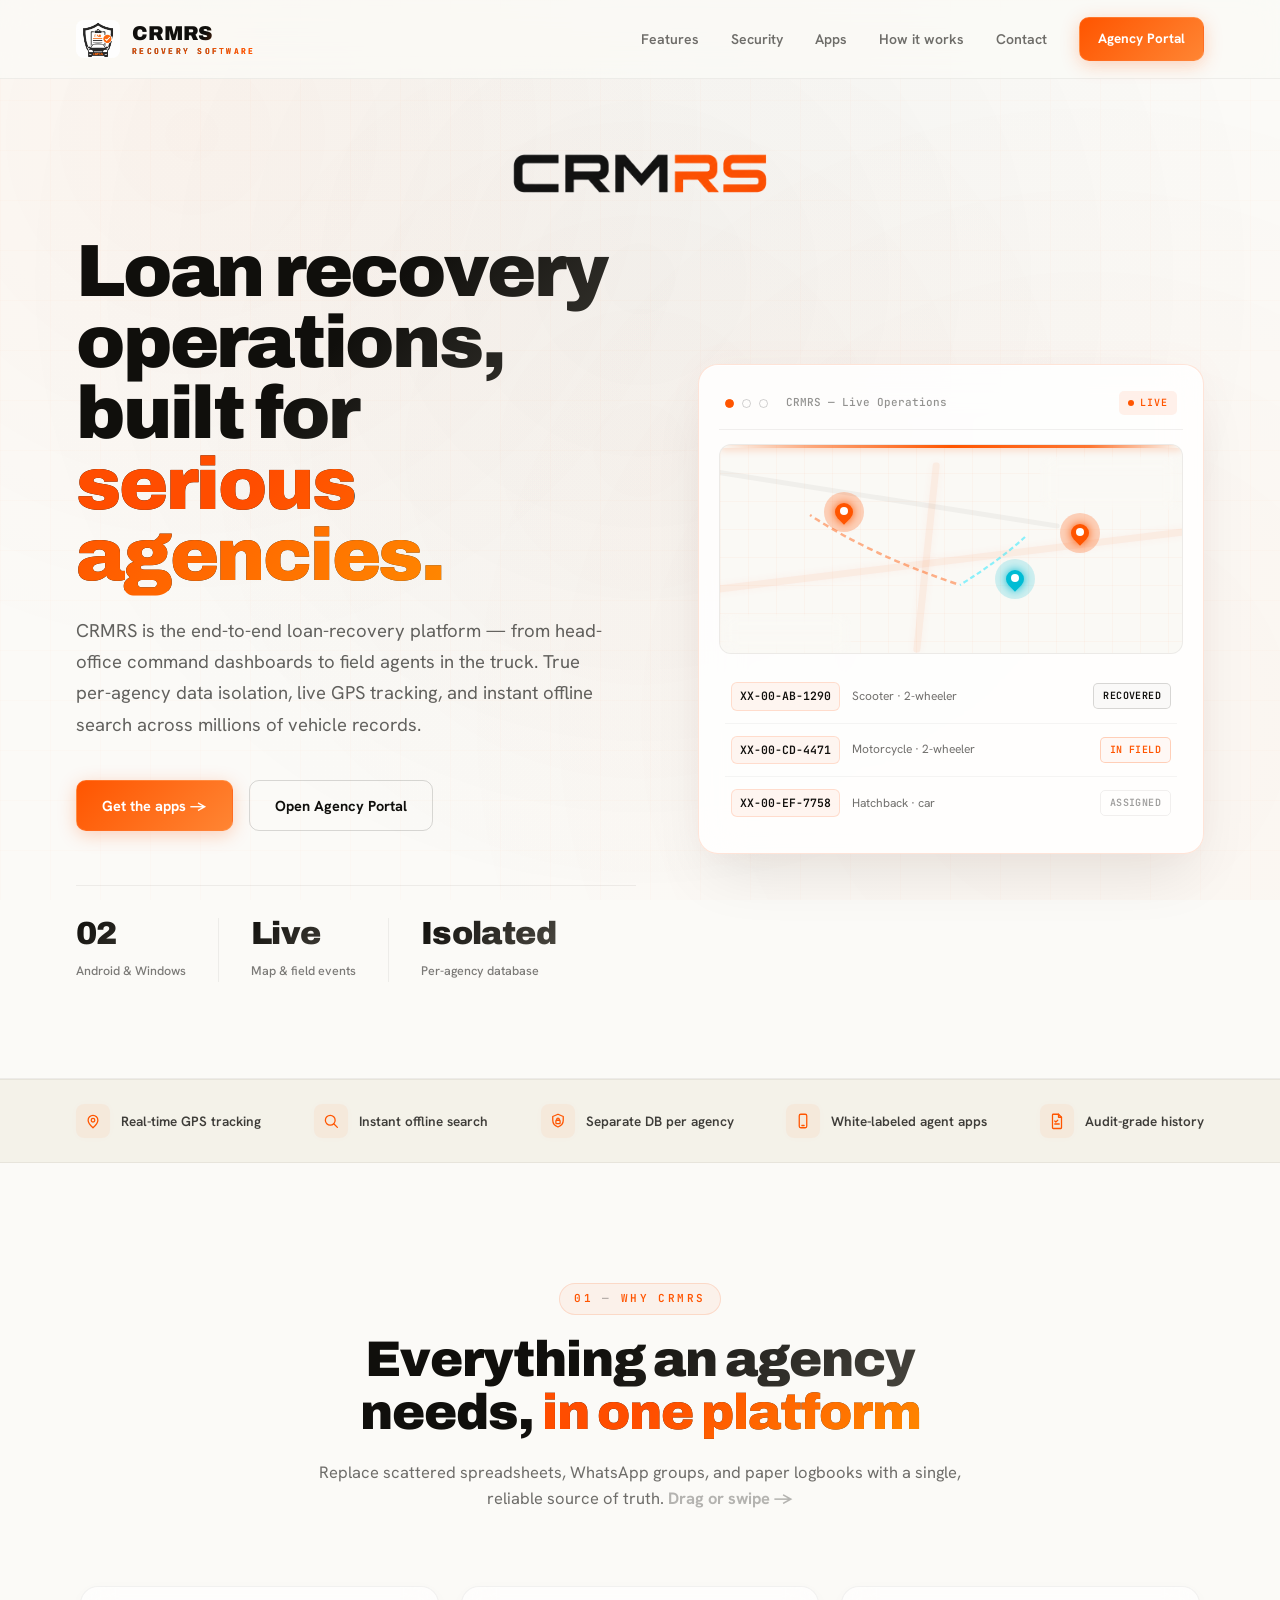
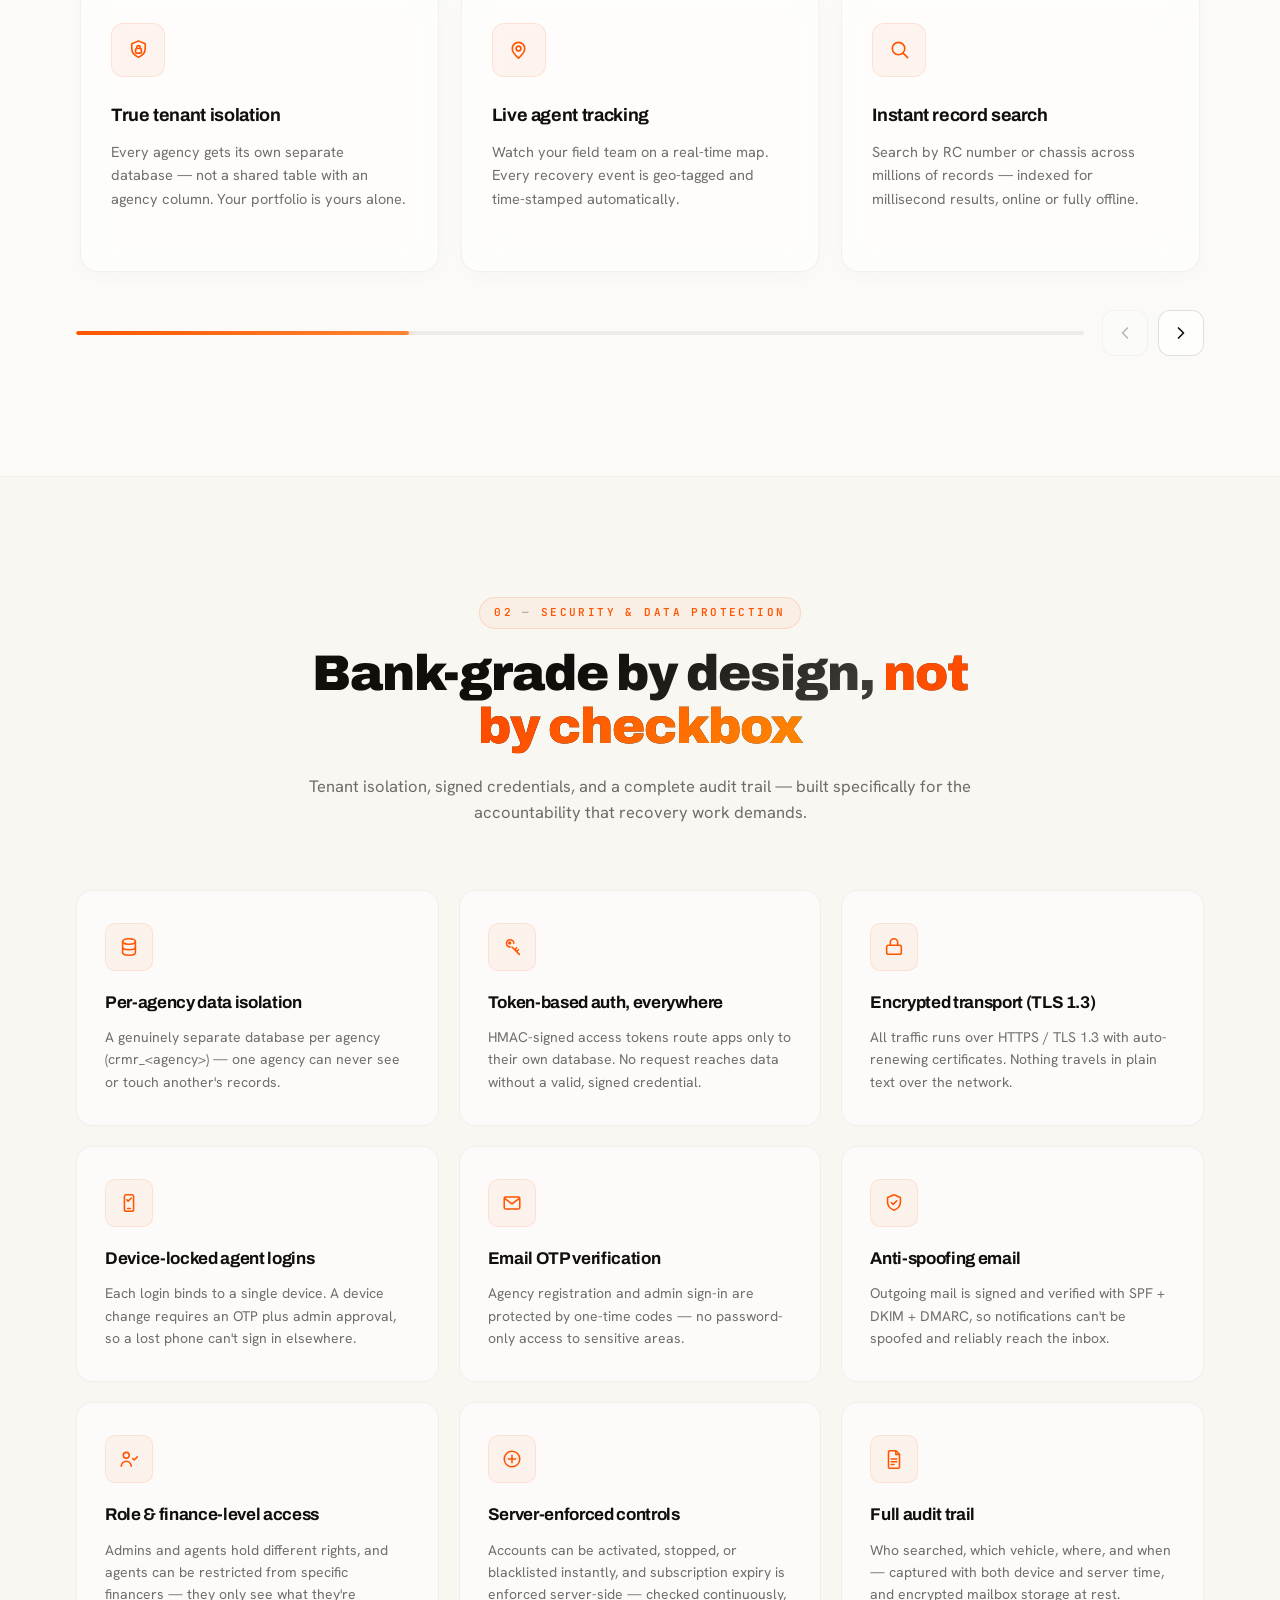
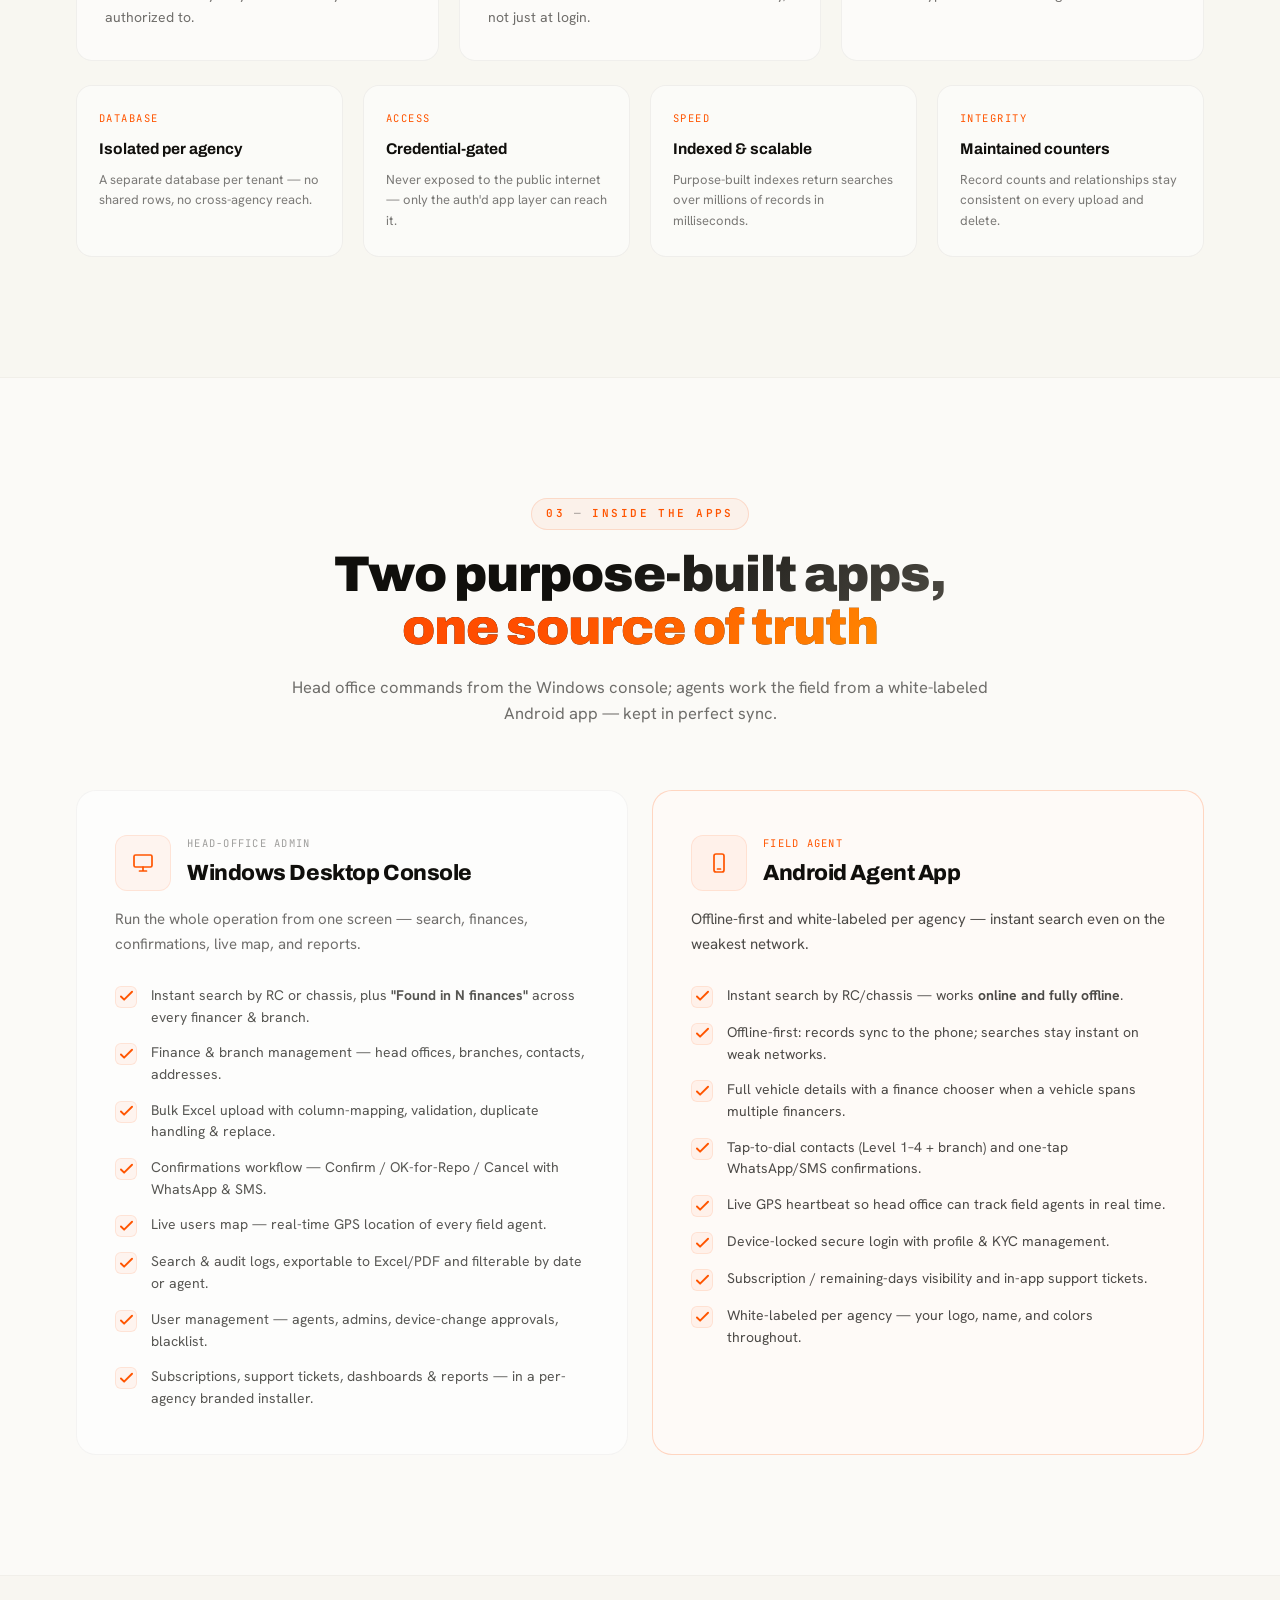
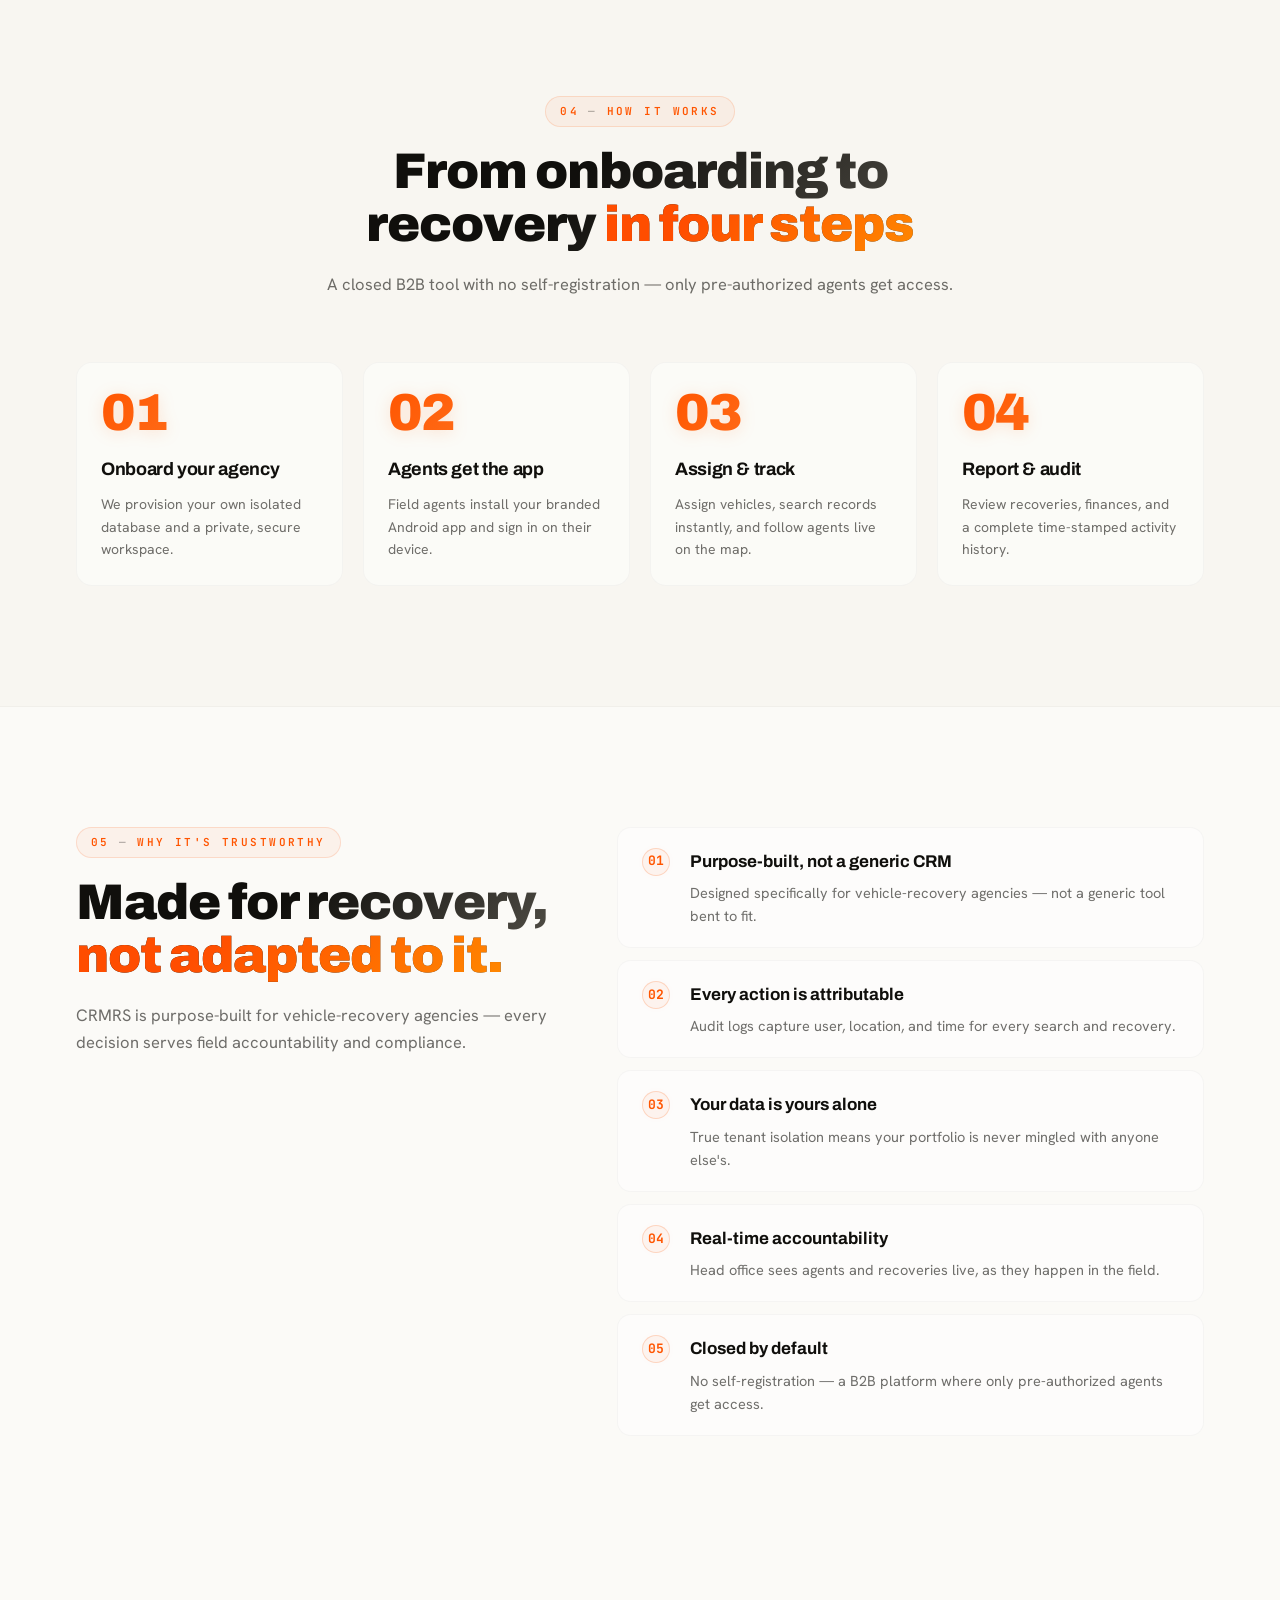
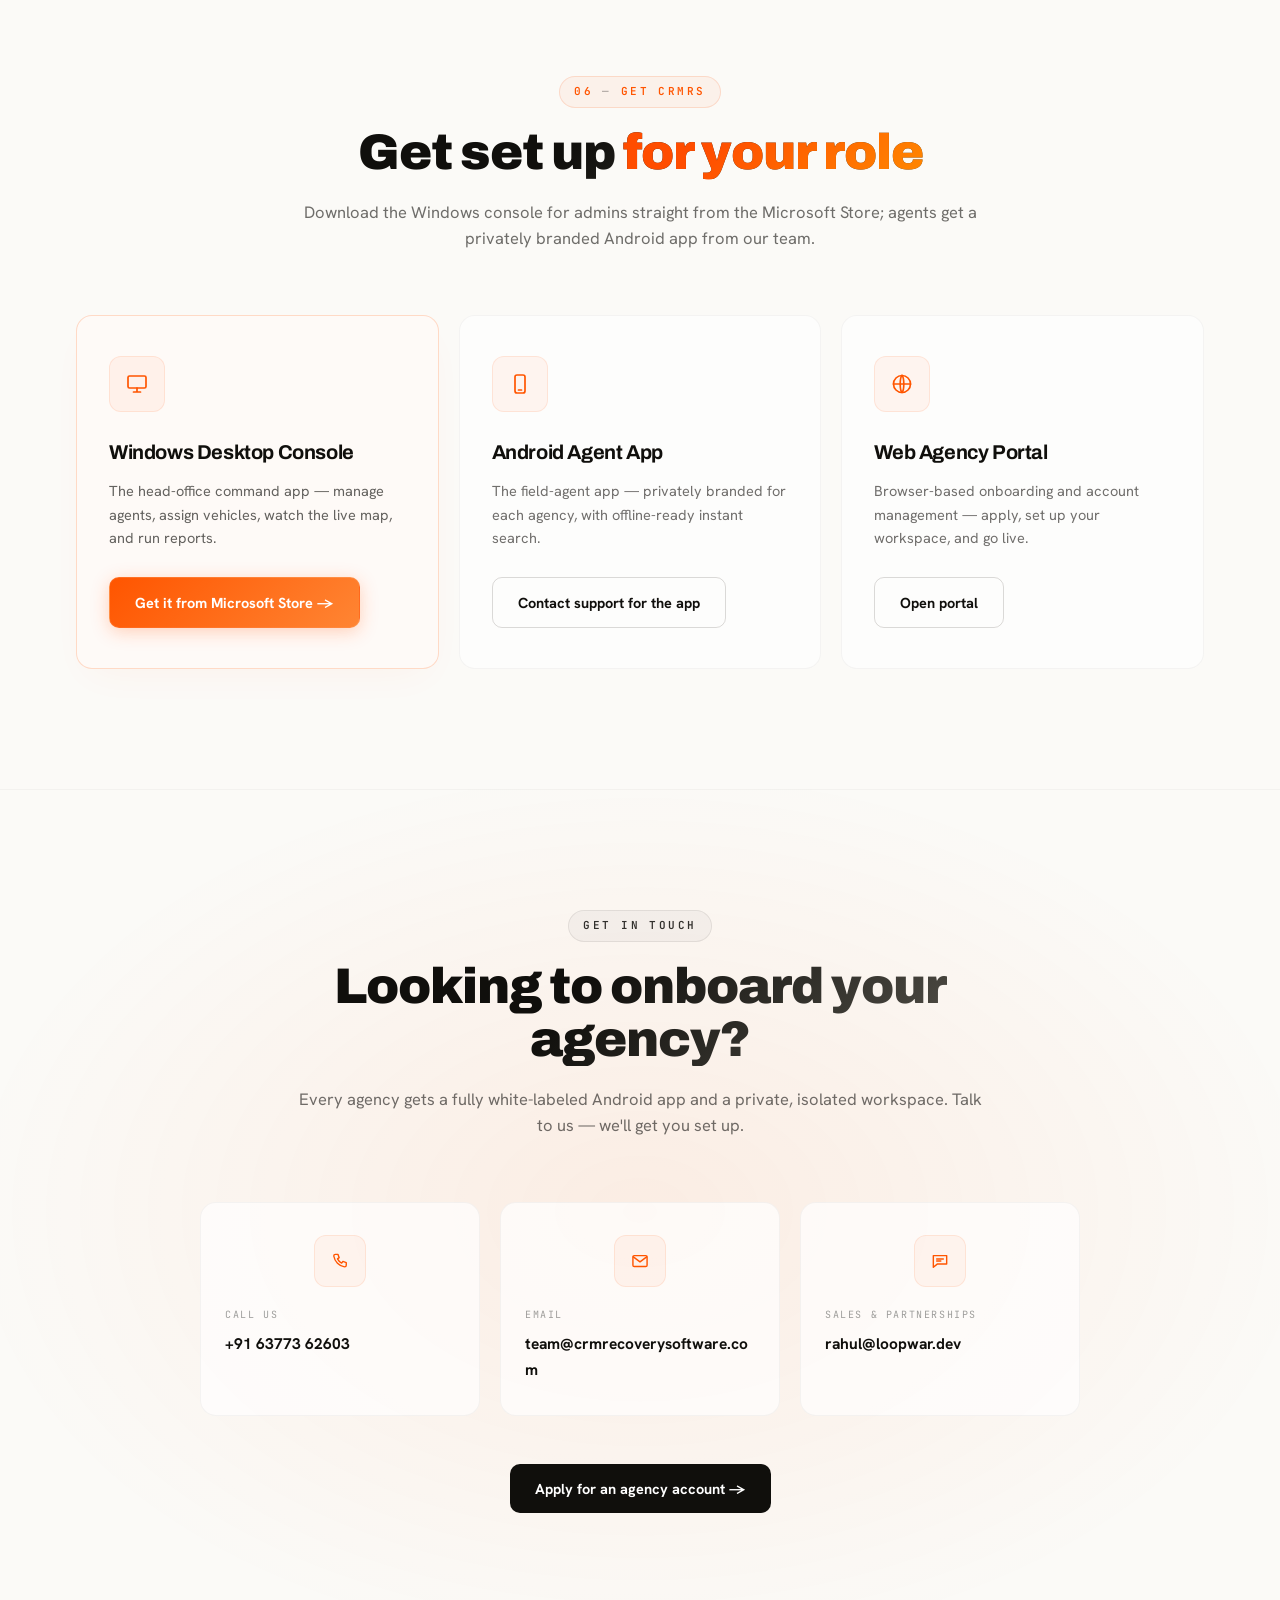
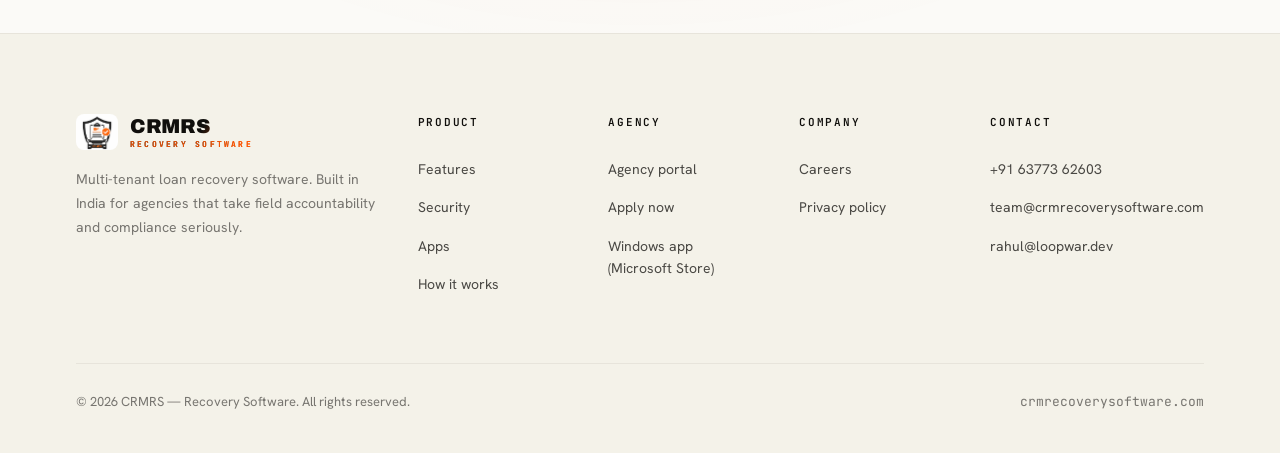
<file: index.html>
<!DOCTYPE html>
<html lang="en">
<head>
<meta charset="UTF-8">
<meta name="viewport" content="width=device-width, initial-scale=1.0">
<meta name="description" content="CRMRS — Loan Recovery Software. A multi-tenant loan recovery & repossession platform with true per-agency data isolation, live agent tracking, instant offline record search, and audit-grade logging. Android + Windows apps.">
<meta name="theme-color" content="#fbfaf7">
<meta property="og:title" content="CRMRS — Loan Recovery Software">
<meta property="og:description" content="End-to-end repossession operations — head-office console, white-labeled field-agent apps, live GPS tracking, true tenant isolation, and audit-grade record keeping.">
<meta property="og:type" content="website">
<title>CRMRS — Loan Recovery Software</title>
<link rel="icon" href="assets/favicon.ico">
<link rel="preconnect" href="https://fonts.googleapis.com">
<link rel="preconnect" href="https://fonts.gstatic.com" crossorigin>
<link href="https://fonts.googleapis.com/css2?family=Archivo:wght@500;600;700;800;900&family=Hanken+Grotesk:wght@400;500;600;700&family=JetBrains+Mono:wght@500;600&display=swap" rel="stylesheet">
<style>
  :root{
    --bg:#fbfaf7;
    --bg-2:#f4f2e9;
    --surface:rgba(255, 255, 255, 0.7);
    --ink:#100f0c;
    --ink-soft:rgba(16, 15, 12, 0.75);
    --muted:rgba(16, 15, 12, 0.55);
    --muted-2:rgba(16, 15, 12, 0.3);
    --line:rgba(16, 15, 12, 0.06);
    --orange:#ff5500;
    --orange-2:#ff8533;
    --orange-deep:#cc3c00;
    --black:#100f0c;
    --radius:16px;
    --maxw:1180px;
  }
  *{margin:0;padding:0;box-sizing:border-box}
  html{scroll-behavior:smooth}

  ::-webkit-scrollbar {
    width: 8px;
    height: 8px;
  }
  ::-webkit-scrollbar-track {
    background: #fbfaf7;
  }
  ::-webkit-scrollbar-thumb {
    background: rgba(16, 15, 12, 0.18);
    border-radius: 6px;
    transition: background 0.3s ease;
  }
  ::-webkit-scrollbar-thumb:hover {
    background: rgba(16, 15, 12, 0.32);
  }

  body{
    font-family:'Hanken Grotesk',-apple-system,BlinkMacSystemFont,"Segoe UI",sans-serif;
    line-height:1.6;color:var(--ink-soft);background:var(--bg);
    -webkit-font-smoothing:antialiased;overflow-x:hidden;
    position: relative;
  }

  body::before {
    content: '';
    position: fixed;
    inset: 0;
    z-index: -2;
    background: #fbfaf7;
    background-image:
      linear-gradient(rgba(255, 85, 0, 0.015) 1px, transparent 1px),
      linear-gradient(90deg, rgba(255, 85, 0, 0.015) 1px, transparent 1px);
    background-size: 50px 50px;
  }
  body::after {
    content: '';
    position: fixed;
    inset: 0;
    z-index: -1;
    background:
      radial-gradient(circle at 15% 15%, rgba(255, 85, 0, 0.04) 0%, transparent 40%),
      radial-gradient(circle at 85% 80%, rgba(255, 85, 0, 0.03) 0%, transparent 50%),
      radial-gradient(circle at 50% 50%, rgba(255, 85, 0, 0.02) 0%, transparent 60%);
    pointer-events: none;
  }

  h1,h2,h3,.display{font-family:'Archivo',sans-serif;font-weight:800;letter-spacing:-.02em;color:var(--ink)}
  .mono{font-family:'JetBrains Mono',ui-monospace,monospace}
  a{color:inherit;text-decoration:none}
  svg{display:block}
  .wrap{max-width:var(--maxw);margin:0 auto;padding:0 26px}
  ::selection{background:var(--orange);color:#fff}

  .ic svg{width:18px;height:18px}
  .ficon svg{width:23px;height:23px}
  .pe svg{width:24px;height:24px}
  .cc .ci svg{width:20px;height:20px}
  .badge svg{width:14px;height:14px}
  .chk svg{width:19px;height:19px}

  .reveal{opacity:0;transform:translateY(24px);transition:opacity .8s cubic-bezier(.16,1,0.3,1),transform .8s cubic-bezier(.16,1,0.3,1)}
  .reveal.in{opacity:1;transform:none}
  .reveal[data-d="1"]{transition-delay:.08s}.reveal[data-d="2"]{transition-delay:.16s}
  .reveal[data-d="3"]{transition-delay:.24s}.reveal[data-d="4"]{transition-delay:.32s}
  @media (prefers-reduced-motion:reduce){.reveal{opacity:1;transform:none;transition:none}}

  nav{
    position:sticky;top:0;z-index:300;
    background:rgba(251, 250, 247, 0.8);
    backdrop-filter:saturate(160%) blur(16px);-webkit-backdrop-filter:saturate(160%) blur(16px);
    border-bottom:1px solid rgba(16, 15, 12, 0.05);
    transition:all .3s ease;
  }
  nav.scrolled{
    background:rgba(251, 250, 247, 0.95);
    border-bottom-color:rgba(255, 85, 0, 0.15);
    box-shadow:0 10px 30px rgba(16, 15, 12, 0.05);
  }
  .nav-inner{display:flex;align-items:center;justify-content:space-between;height:78px}
  .brand{display:flex;align-items:center;gap:12px}
  .brand img{height:38px;width:auto;border-radius:8px;display:block;transition:transform 0.3s ease}
  .brand:hover img{transform:scale(1.05)}
  .brand-text{
    font-family:'Archivo';font-weight:900;font-size:20px;letter-spacing:-0.01em;
    background: linear-gradient(120deg, #100f0c 30%, #ff5500 50%, #100f0c 70%);
    background-size: 200% auto;
    -webkit-background-clip: text;
    -webkit-text-fill-color: transparent;
    animation: shine 6s linear infinite;
    line-height:1;
  }
  @keyframes shine {
    to {
      background-position: 200% center;
    }
  }
  .brand-text small{
    display:block;font-family:'JetBrains Mono';font-weight:600;font-size:8px;letter-spacing:.28em;color:var(--orange);margin-top:4px;
    -webkit-text-fill-color: var(--orange);
  }
  .nav-links{display:flex;align-items:center;gap:32px}
  .nav-links a:not(.btn){
    font-weight:600;font-size:14px;color:rgba(16, 15, 12, 0.6);position:relative;transition:color .25s;
  }
  .nav-links a:not(.btn)::after{
    content:'';position:absolute;left:50%;bottom:-7px;width:0;height:2px;background:var(--orange);
    transition:width .3s ease, left 0.3s ease;
  }
  .nav-links a:not(.btn):hover{color:#000}
  .nav-links a:not(.btn):hover::after{width:100%;left:0}

  .btn{
    display:inline-flex;align-items:center;gap:9px;padding:13px 25px;border-radius:10px;
    font-family:'Hanken Grotesk';font-weight:700;font-size:14.5px;cursor:pointer;border:none;
    transition:transform .25s cubic-bezier(.16, 1, 0.3, 1),background .25s,color .25s,border-color .25s,box-shadow .25s;white-space:nowrap;
  }
  .btn-orange{
    background:linear-gradient(135deg, var(--orange), var(--orange-2));color:#fff;
    box-shadow:0 4px 18px rgba(255, 85, 0, 0.25);
    border:1px solid rgba(255,255,255,0.1);
  }
  .btn-orange:hover{
    background:linear-gradient(135deg, var(--orange-deep), var(--orange));
    transform:translateY(-2px);
    box-shadow:0 8px 25px rgba(255, 85, 0, 0.4), 0 0 10px rgba(255, 255, 255, 0.2);
  }
  .btn-dark{
    background:rgba(16, 15, 12, 0.05);color:var(--ink);
    border:1px solid rgba(16, 15, 12, 0.1);
  }
  .btn-dark:hover{
    background:rgba(16, 15, 12, 0.1);
    transform:translateY(-2px);
    box-shadow:0 8px 20px rgba(16, 15, 12, 0.15);
  }
  .btn-outline{
    background:transparent;color:var(--ink);border:1.5px solid rgba(16, 15, 12, 0.15);
  }
  .btn-outline:hover{
    background:rgba(16, 15, 12, 0.04);color:var(--ink);
    border-color:var(--orange);
    transform:translateY(-2px);
    box-shadow:0 0 15px rgba(255, 85, 0, 0.15);
  }
  .btn-light{
    background:var(--ink);color:#fff;
  }
  .btn-light:hover{
    transform:translateY(-2px);
    background:#000;
    box-shadow:0 8px 20px rgba(0, 0, 0, 0.25);
  }
  .btn-sm{padding:10px 18px;font-size:13.5px}
  @media (max-width:880px){.nav-links a:not(.btn){display:none}}

  .hero{position:relative;padding:72px 0 96px;border-bottom:1px solid var(--line)}
  .hero::before{
    content:'';position:absolute;top:-10%;left:50%;transform:translateX(-50%);
    width:100%;height:120%;pointer-events:none;z-index:0;
    background:radial-gradient(circle at 50% 25%, rgba(16,15,12,0.035) 0%, transparent 58%);
  }
  .hero > .wrap{position:relative;z-index:1}
  .hero-grid{display:grid;grid-template-columns:1.05fr .95fr;gap:62px;align-items:center;position:relative;z-index:1}
  .tagline{
    display:inline-block;font-family:'JetBrains Mono';font-size:11px;font-weight:600;letter-spacing:.22em;
    text-transform:uppercase;color:var(--orange);margin-bottom:24px;
    background:rgba(255,85,0,0.06);border:1px solid rgba(255,85,0,0.18);
    padding:6px 14px;border-radius:20px;
    box-shadow:0 0 12px rgba(255,85,0,0.03);
  }
  .hero h1{
    font-size:clamp(44px,5.8vw,74px);line-height:0.96;margin-bottom:24px;font-weight:900;
    background:linear-gradient(135deg, #100f0c 40%, #5a574f 100%);
    -webkit-background-clip:text;
    -webkit-text-fill-color:transparent;
    letter-spacing:-.03em;
  }
  .hero h1 .o{
    background:linear-gradient(135deg, #ff4d00 30%, #ff8800 100%);
    -webkit-background-clip:text;
    -webkit-text-fill-color:transparent;
    font-weight:900;
  }
  .hero .lead{
    font-size:18.5px;line-height:1.68;color:rgba(16, 15, 12, 0.65);max-width:540px;margin-bottom:40px;
  }
  .hero-cta{display:flex;gap:16px;flex-wrap:wrap;margin-bottom:54px}
  .hero-mini{display:flex;border-top:1px solid var(--line);padding-top:32px;max-width:560px}
  .hero-mini div{padding-right:32px;margin-right:32px;border-right:1px solid var(--line)}
  .hero-mini div:last-child{border-right:none;margin-right:0;padding-right:0}
  .hero-mini b{
    font-family:'Archivo';font-size:32px;font-weight:900;
    background:linear-gradient(135deg, #100f0c, #4a4740);
    -webkit-background-clip:text;
    -webkit-text-fill-color:transparent;
    display:block;line-height:1;margin-bottom:7px;letter-spacing:-.02em;
  }
  .hero-mini span{font-size:12.5px;color:rgba(16, 15, 12, 0.55);font-weight:500}

  img{max-width:100%;height:auto}
  .hero-banner-wrap{text-align:center;margin-bottom:40px;position:relative;z-index:1}
  .hero-banner{width:clamp(150px,22vw,260px);height:auto;max-width:100%;margin:0 auto}

  @media (max-width:600px){
    .wrap{padding:0 20px}
    .hero{padding:60px 0 60px}
    .hero-banner-wrap{margin-bottom:32px}
    .hero-cta{gap:12px}
    .hero-cta .btn{flex:1 1 auto;justify-content:center}
    .hero-mini{flex-wrap:wrap;gap:20px 0}
    .hero-mini div{border-right:none;margin-right:0;padding-right:26px}
    .hero-mini b{font-size:26px}
  }
  @media (max-width:400px){
    .hero-mini div{width:100%;padding-right:0}
  }

  .mock{position:relative}
  .mock-card{
    background:rgba(255, 255, 255, 0.85);
    backdrop-filter:blur(20px);
    -webkit-backdrop-filter:blur(20px);
    border:1px solid rgba(255, 85, 0, 0.15);
    border-radius:20px;
    box-shadow:
      0 30px 60px -15px rgba(16, 15, 12, 0.1),
      0 0 40px rgba(255, 85, 0, 0.03),
      inset 0 1px 0 rgba(255,255,255,0.8);
    padding:20px;
    transition:transform .5s cubic-bezier(.16, 1, 0.3, 1), box-shadow .5s, border-color .5s;
  }
  .mock-card:hover{
    transform:translateY(-8px) scale(1.01);
    border-color:rgba(255, 85, 0, 0.35);
    box-shadow:
      0 40px 80px -20px rgba(16, 15, 12, 0.15),
      0 0 60px rgba(255, 85, 0, 0.08),
      inset 0 1px 0 rgba(255,255,255,0.9);
  }
  .mock-top{display:flex;align-items:center;gap:8px;padding:6px 6px 14px;border-bottom:1px solid rgba(16,15,12,0.06)}
  .mock-top i{width:9px;height:9px;border-radius:50%;border:1px solid rgba(16,15,12,0.18)}
  .mock-top i:nth-child(1){background:var(--orange);border-color:var(--orange)}
  .mock-top span{margin-left:10px;font-family:'JetBrains Mono';font-size:11px;color:rgba(16,15,12,0.45);font-weight:500}
  .mock-top .live{margin-left:auto;display:inline-flex;align-items:center;gap:6px;font-family:'JetBrains Mono';
    font-size:10px;font-weight:600;letter-spacing:.1em;color:var(--orange);background:rgba(255,85,0,.08);padding:4px 9px;border-radius:5px}
  .mock-top .live i{width:6px;height:6px;border:none;background:var(--orange);box-shadow:0 0 0 0 rgba(255,85,0,.5);animation:ping 2s infinite}
  @keyframes ping{0%{box-shadow:0 0 0 0 rgba(255,85,0,.5)}70%{box-shadow:0 0 0 8px rgba(255,85,0,0)}100%{box-shadow:0 0 0 0 rgba(255,85,0,0)}}

  .mock-map{
    position:relative;height:210px;margin-top:14px;border-radius:12px;overflow:hidden;
    background:#faf9f5;border:1px solid rgba(16,15,12,0.06);
  }
  .mock-map::before{
    content:'';position:absolute;inset:0;
    background-image:linear-gradient(rgba(255,85,0,.03) 1px,transparent 1px),linear-gradient(90deg,rgba(255,85,0,.03) 1px,transparent 1px);
    background-size:28px 28px;
    z-index: 1;
  }
  .mock-map::after{
    content:'';position:absolute;left:0;right:0;height:3px;
    background: linear-gradient(90deg, transparent, rgba(255, 85, 0, 0.5) 20%, #ff5500 50%, rgba(255, 85, 0, 0.8) 80%, transparent);
    box-shadow: 0 0 8px rgba(255,85,0,0.5);
    animation:scan 4s linear infinite;
    pointer-events:none;
    z-index:2;
  }
  @keyframes scan {
    0% { top: -10px; }
    100% { top: 220px; }
  }

  .road{position:absolute;background:rgba(16, 15, 12, 0.04);border-radius:3px}
  .road.r1{top:54%;left:-6%;width:112%;height:7px;transform:rotate(-7deg);background:rgba(255, 85, 0, 0.08);box-shadow:0 0 8px rgba(255,85,0,0.05)}
  .road.r2{top:8%;left:44%;width:7px;height:92%;transform:rotate(6deg);background:rgba(255, 85, 0, 0.08);box-shadow:0 0 8px rgba(255,85,0,0.05)}
  .road.r3{top:24%;left:-6%;width:80%;height:5px;transform:rotate(9deg)}

  .geo{position:absolute;width:18px;height:18px;z-index:3}
  .geo::before{
    content:'';position:absolute;inset:0;border-radius:50% 50% 50% 0;
    transform:rotate(-45deg);background:var(--orange);box-shadow:0 0 10px var(--orange);
  }
  .geo::after{content:'';position:absolute;left:5px;top:4px;width:8px;height:8px;border-radius:50%;background:#fff}
  .geo .pulse{position:absolute;left:-11px;top:-11px;width:40px;height:40px;border-radius:50%;background:rgba(255,85,0,.25);animation:ping 2.2s infinite}

  .geo.dk::before{background:#00bcd4;box-shadow:0 0 10px #00bcd4}
  .geo.dk .pulse{background:rgba(0,188,212,0.18);animation:ping 2.2s infinite 0.8s}

  .gp1{top:28%;left:25%}.gp2{top:60%;left:62%}.gp3{top:38%;left:76%}

  .dash-path {
    stroke-dashoffset: 24;
    animation: dash 1.5s linear infinite;
  }
  .dash-path-blue {
    stroke-dashoffset: 20;
    animation: dash-reverse 1.2s linear infinite;
  }
  @keyframes dash {
    to {
      stroke-dashoffset: 0;
    }
  }
  @keyframes dash-reverse {
    to {
      stroke-dashoffset: 40;
    }
  }

  .chip{
    position:absolute;background:rgba(255, 255, 255, 0.9);backdrop-filter:blur(8px);
    -webkit-backdrop-filter:blur(8px);
    border:1px solid rgba(255,85,0,0.2);border-radius:10px;
    padding:8px 12px;font-size:11.5px;display:flex;align-items:center;gap:10px;font-weight:600;color:var(--ink);
    z-index: 4;
    box-shadow:0 6px 15px rgba(16,15,12,0.05);
  }
  .chip.dk{border-color:rgba(0, 188, 212, 0.35)}
  .chip small{display:block;font-weight:500;color:rgba(16,15,12,0.45);font-size:10px;margin-top:1px}
  .chip .av{
    width:26px;height:26px;border-radius:6px;display:flex;align-items:center;justify-content:center;
    font-family:'JetBrains Mono';font-size:11px;font-weight:600;color:#fff;background:var(--orange);
    box-shadow:0 0 10px rgba(255,85,0,0.4);
  }
  .chip.dk .av{background:#00bcd4;box-shadow:0 0 10px rgba(0,188,212,0.4)}
  .chip.c1{top:12px;right:-10px;animation:float 6s ease-in-out infinite}
  .chip.c2{bottom:-14px;left:-10px;animation:float 7.5s ease-in-out infinite reverse}
  @keyframes float{0%,100%{transform:translateY(0)}50%{transform:translateY(-8px)}}

  .mock-rows{padding:16px 6px 4px}
  .mrow{display:flex;align-items:center;gap:12px;padding:12px 6px;border-bottom:1px solid rgba(16,15,12,0.04)}
  .mrow:last-child{border-bottom:none}
  .mrow .tag{
    font-family:'JetBrains Mono';font-weight:600;font-size:11.5px;color:var(--ink);background:rgba(255,85,0,0.05);
    border:1px solid rgba(255,85,0,0.15);padding:4px 8px;border-radius:6px;
  }
  .mrow .txt{flex:1;font-size:12px;color:rgba(16,15,12,0.6)}
  .mrow .stat{font-family:'JetBrains Mono';font-size:10px;font-weight:600;padding:4px 9px;border-radius:5px;letter-spacing:.04em;border:1px solid}
  .mrow .stat.ok{color:var(--ink);border-color:rgba(16,15,12,0.15);background:rgba(16,15,12,0.02)}
  .mrow .stat.field{color:var(--orange);border-color:rgba(255,85,0,0.25);background:rgba(255,85,0,.03)}
  .mrow .stat.assign{color:rgba(16,15,12,0.4);border-color:rgba(16,15,12,0.06)}

  @media (max-width:960px){
    .hero{padding:60px 0 60px}
    .hero-grid{grid-template-columns:1fr;gap:58px}
    .mock-card{max-width:460px;margin:0 auto}
  }

  .strip{
    background:var(--bg-2);
    color:var(--ink);padding:24px 0;border-top:1px solid var(--line);border-bottom:1px solid var(--line);
  }
  .strip-inner{display:flex;flex-wrap:wrap;gap:16px 26px;justify-content:space-between;align-items:center}
  .strip-item{
    display:flex;align-items:center;gap:11px;font-size:13.5px;color:rgba(16,15,12,0.8);font-weight:600;
    transition:transform 0.3s ease, color 0.3s ease;
  }
  .strip-item:hover{
    transform:translateY(-2px);color:var(--orange);
  }
  .strip-item .ic{
    width:34px;height:34px;border-radius:8px;color:var(--orange);background:rgba(255,85,0,.06);
    display:flex;align-items:center;justify-content:center;
    box-shadow:0 0 10px rgba(255,85,0,0.02);
  }

  section{padding:120px 0;position:relative}
  .head{max-width:700px;margin:0 auto 64px;text-align:center}
  .head.left{text-align:left;margin:0 0 50px}
  .eyebrow{
    display:inline-flex;align-items:center;gap:9px;font-family:'JetBrains Mono';font-weight:600;font-size:11px;
    letter-spacing:.22em;text-transform:uppercase;color:var(--orange);margin-bottom:18px;
    background:rgba(255,85,0,0.05);border:1px solid rgba(255,85,0,0.15);padding:6px 14px;border-radius:20px;
  }
  .eyebrow b{color:rgba(16,15,12,0.3);font-weight:600}
  .head h2{
    font-size:clamp(32px,4vw,50px);line-height:1.06;margin-bottom:20px;font-weight:900;
    background:linear-gradient(135deg, #100f0c 40%, #5a574f 100%);
    -webkit-background-clip:text;
    -webkit-text-fill-color:transparent;
  }
  .head h2 .o{
    background:linear-gradient(135deg, #ff4d00 30%, #ff8800 100%);
    -webkit-background-clip:text;
    -webkit-text-fill-color:transparent;
  }
  .head p{font-size:16.5px;color:rgba(16, 15, 12, 0.6)}

  .fgrid{display:grid;grid-template-columns:repeat(3,1fr);gap:20px}
  .card{
    background:rgba(255, 255, 255, 0.65);
    backdrop-filter:blur(16px);
    -webkit-backdrop-filter:blur(16px);
    border: 1px solid rgba(16, 15, 12, 0.05);
    border-radius: 18px;
    padding:36px 30px;
    position:relative;
    overflow:hidden;
    box-shadow:0 4px 20px rgba(16, 15, 12, 0.02);
    transition:transform 0.45s cubic-bezier(0.16, 1, 0.3, 1), border-color 0.4s, box-shadow 0.4s, background 0.4s;
  }
  .card::after{
    content:'';position:absolute;left:0;bottom:0;width:0;height:3px;
    background:linear-gradient(90deg,var(--orange),#ff8800);
    transition:width .4s ease;
  }
  .card:hover::after{width:100%}
  .card:hover{
    background:rgba(255, 255, 255, 0.95);
    border-color:rgba(255, 94, 26, 0.25);
    transform:translateY(-8px);
    box-shadow:
      0 20px 40px -15px rgba(255, 85, 0, 0.08),
      0 0 25px rgba(255, 85, 0, 0.03);
  }
  .ficon{
    width:54px;height:54px;border-radius:12px;display:flex;align-items:center;justify-content:center;
    color:var(--orange);background:rgba(255,85,0,.05);border:1px solid rgba(255,85,0,0.12);
    margin-bottom:24px;transition:background .35s, transform .35s, color .35s, box-shadow .35s;
  }
  .card:hover .ficon{
    background:linear-gradient(135deg, #ff4d00, #ff8800);
    color:#fff;
    transform:translateY(-3px) scale(1.05);
    box-shadow:0 8px 20px rgba(255, 77, 0, 0.2);
    border-color:transparent;
  }
  .card h3{font-family:'Archivo';font-weight:700;font-size:18px;color:var(--ink);margin-bottom:10px}
  .card p{font-size:14.5px;color:rgba(16,15,12,0.6);line-height:1.65}
  @media (max-width:960px){.fgrid{grid-template-columns:1fr 1fr}}
  @media (max-width:620px){.fgrid{grid-template-columns:1fr}}

  .security{
    background:rgba(244, 242, 233, 0.4);
    border-top:1px solid rgba(16,15,12,0.03);
    border-bottom:1px solid rgba(16,15,12,0.03);
  }
  .secgrid{display:grid;grid-template-columns:repeat(3,1fr);gap:20px}
  .seccard{
    background:rgba(255, 255, 255, 0.55);border:1px solid rgba(16,15,12,0.05);border-radius:var(--radius);
    padding:32px 28px;transition:all 0.4s cubic-bezier(0.16, 1, 0.3, 1);
  }
  .seccard:hover{
    transform:translateY(-6px);border-color:rgba(255,85,0,0.25);background:rgba(255,255,255,0.9);
    box-shadow:0 20px 45px -15px rgba(255,85,0,0.08), 0 0 25px rgba(255,85,0,0.03);
  }
  .seccard .si{
    width:48px;height:48px;border-radius:10px;display:flex;align-items:center;justify-content:center;
    color:var(--orange);background:rgba(255,85,0,.05);margin-bottom:18px;border:1px solid rgba(255,85,0,0.1);
    transition:all 0.3s ease;
  }
  .seccard:hover .si{
    background:linear-gradient(135deg, var(--orange), var(--orange-2));color:#fff;
    border-color:transparent;box-shadow:0 8px 18px rgba(255, 85, 0, 0.2);transform:scale(1.05);
  }
  .seccard h3{font-family:'Archivo';font-weight:700;font-size:17px;color:var(--ink);margin-bottom:10px}
  .seccard p{font-size:14px;color:rgba(16,15,12,.6);line-height:1.6}
  .seccard .si svg{width:22px;height:22px}

  .dbrow{margin-top:24px;display:grid;grid-template-columns:repeat(4,1fr);gap:20px}
  .dbitem{
    border:1px solid rgba(16,15,12,0.05);border-radius:var(--radius);padding:24px 22px;
    background:rgba(255, 255, 255, 0.45);transition:all 0.35s cubic-bezier(0.16, 1, 0.3, 1);
  }
  .dbitem:hover{
    transform:translateY(-4px);border-color:rgba(255,85,0,0.2);background:rgba(255,255,255,0.85);
    box-shadow:0 15px 30px -10px rgba(255,85,0,0.08);
  }
  .dbitem .k{font-family:'JetBrains Mono';font-size:10.5px;letter-spacing:.14em;text-transform:uppercase;color:var(--orange);margin-bottom:10px}
  .dbitem h4{font-family:'Archivo';font-weight:700;font-size:15.5px;color:var(--ink);margin-bottom:8px}
  .dbitem p{font-size:13px;color:rgba(16,15,12,.55);line-height:1.6}
  @media (max-width:960px){.secgrid{grid-template-columns:1fr 1fr}.dbrow{grid-template-columns:1fr 1fr}}
  @media (max-width:600px){.secgrid{grid-template-columns:1fr}.dbrow{grid-template-columns:1fr}}

  .apps{background:transparent}
  .apps-grid{display:grid;grid-template-columns:1fr 1fr;gap:24px}
  .panel{
    background:rgba(255, 255, 255, 0.6);border:1px solid rgba(16,15,12,0.04);border-radius:20px;
    padding:44px 38px;transition:all 0.4s cubic-bezier(0.16, 1, 0.3, 1);
  }
  .panel:hover{
    transform:translateY(-6px);border-color:rgba(16,15,12,0.1);
    box-shadow:0 25px 50px -20px rgba(16,15,12,0.06);
  }
  .panel.highlighted{
    background:rgba(255, 251, 247, 0.8);border-color:rgba(255,85,0,0.22);
  }
  .panel.highlighted h3{color:var(--ink)}
  .panel.highlighted .role{color:var(--orange)}
  .panel.highlighted .sub{color:var(--ink-soft)}
  .panel.highlighted .checks li{color:var(--ink-soft)}
  .panel.highlighted:hover{
    border-color:var(--orange);
    background:rgba(255, 251, 247, 0.95);
    box-shadow:0 25px 50px -15px rgba(255, 85, 0, 0.15), 0 0 30px rgba(255, 85, 0, 0.04);
  }
  .panel-head{display:flex;align-items:center;gap:16px;margin-bottom:12px}
  .panel .pe{
    width:56px;height:56px;border-radius:12px;display:flex;align-items:center;justify-content:center;
    color:var(--orange);background:rgba(255,85,0,.05);border:1px solid rgba(255,85,0,0.1);
    flex:none;transition:all 0.3s;
  }
  .panel:hover .pe{
    background:linear-gradient(135deg, var(--orange), var(--orange-2));color:#fff;
    border-color:transparent;box-shadow:0 8px 18px rgba(255,85,0,0.2);transform:scale(1.05);
  }
  .panel h3{font-family:'Archivo';font-weight:800;font-size:22px;color:var(--ink)}
  .panel .role{font-family:'JetBrains Mono';font-size:10.5px;letter-spacing:.12em;text-transform:uppercase;color:rgba(16,15,12,0.4);margin-bottom:4px}
  .panel .sub{font-size:15px;color:rgba(16,15,12,0.6);margin:16px 0 28px;line-height:1.65}
  .checks{list-style:none;display:grid;gap:14px}
  .checks li{display:flex;gap:14px;font-size:14px;color:rgba(16,15,12,0.7);line-height:1.55}
  .chk{
    flex:none;width:22px;height:22px;border-radius:6px;background:rgba(255,85,0,.05);color:var(--orange);
    border:1px solid rgba(255,85,0,0.1);
    display:flex;align-items:center;justify-content:center;margin-top:1px;transition:all 0.3s;
  }
  .panel:hover .chk{
    background:rgba(255,85,0,0.1);border-color:rgba(255,85,0,0.25);transform:scale(1.08);
  }
  @media (max-width:880px){.apps-grid{grid-template-columns:1fr}}

  .how{
    background:rgba(244, 242, 233, 0.45);
    border-top:1px solid rgba(16,15,12,0.03);
    border-bottom:1px solid rgba(16,15,12,0.03);
  }
  .steps{display:grid;grid-template-columns:repeat(4,1fr);gap:20px;counter-reset:s}
  .step{
    position:relative;padding:24px;counter-increment:s;
    background:rgba(255, 255, 255, 0.45);border:1px solid rgba(16,15,12,0.03);border-radius:16px;
    transition:all 0.3s ease;
  }
  .step:hover {
    transform:translateY(-5px);border-color:rgba(255,85,0,0.15);background:rgba(255,255,255,0.85);
    box-shadow:0 15px 30px rgba(16,15,12,0.05);
  }
  .step .num{
    font-family:'Archivo';font-weight:900;font-size:52px;
    background:linear-gradient(135deg, var(--orange), var(--orange-2));
    -webkit-background-clip:text;
    -webkit-text-fill-color:transparent;
    line-height:1;margin-bottom:16px;letter-spacing:-.03em;
    filter:drop-shadow(0 2px 8px rgba(255,85,0,0.15));
  }
  .step .num::before{content:counter(s,decimal-leading-zero)}
  .step h3{font-family:'Archivo';font-weight:700;font-size:18px;color:var(--ink);margin-bottom:10px}
  .step p{font-size:14px;color:rgba(16,15,12,0.6);line-height:1.6}
  @media (max-width:860px){.steps{grid-template-columns:1fr 1fr;gap:20px}}
  @media (max-width:520px){.steps{grid-template-columns:1fr}}

  .why-grid{display:grid;grid-template-columns:.9fr 1.1fr;gap:60px;align-items:start}
  .why-list{list-style:none;display:grid;gap:12px}
  .why-list li{
    display:flex;gap:20px;padding:20px 24px;border:1px solid rgba(16,15,12,0.03);border-radius:14px;
    background:rgba(255, 255, 255, 0.45);transition:all 0.3s ease;
  }
  .why-list li:hover {
    transform:translateX(6px);border-color:rgba(255,85,0,0.15);background:rgba(255,255,255,0.9);
  }
  .why-list li:hover h4 {
    color: var(--orange);
  }
  .why-list .n{
    font-family:'JetBrains Mono';font-size:13px;font-weight:700;color:var(--orange);
    background:rgba(255,85,0,.05);border:1px solid rgba(255,85,0,.2);
    width:28px;height:28px;border-radius:50%;display:flex;align-items:center;justify-content:center;
    flex:none;box-shadow:0 0 10px rgba(255,85,0,0.02);
  }
  .why-list h4{font-family:'Archivo';font-weight:700;font-size:17px;color:var(--ink);margin-bottom:6px;transition:color 0.25s}
  .why-list p{font-size:14.5px;color:rgba(16,15,12,0.6);line-height:1.6}
  @media (max-width:860px){.why-grid{grid-template-columns:1fr;gap:36px}}

  .pgrid{display:grid;grid-template-columns:repeat(3,1fr);gap:20px}
  .plat{
    border:1px solid rgba(16,15,12,0.04);border-radius:var(--radius);padding:40px 32px;background:rgba(255,255,255,0.6);
    transition:all 0.4s cubic-bezier(0.16, 1, 0.3, 1);position:relative;overflow:hidden;
  }
  .plat.feature{
    border:1px solid rgba(255, 85, 0, 0.2);background:rgba(255, 251, 247, 0.8);
    box-shadow:0 15px 40px -15px rgba(255,85,0,0.06);
  }
  .plat.feature h3{color:var(--ink)}
  .plat.feature p{color:rgba(16, 15, 12, 0.65)}
  .plat:hover{
    transform:translateY(-8px);border-color:rgba(16,15,12,0.1);
    box-shadow:0 25px 50px -20px rgba(16,15,12,0.06);
  }
  .plat.feature:hover{
    border-color:var(--orange);background:rgba(255, 251, 247, 0.95);
    box-shadow:0 25px 50px -15px rgba(255,85,0,0.15), 0 0 30px rgba(255,85,0,0.03);
  }
  .plat .pe{
    width:56px;height:56px;border-radius:12px;display:flex;align-items:center;justify-content:center;
    color:var(--orange);background:rgba(255,85,0,.05);margin-bottom:24px;border:1px solid rgba(255,85,0,0.1);
    transition:all 0.3s;
  }
  .plat:hover .pe{
    background:linear-gradient(135deg, var(--orange), var(--orange-2));color:#fff;
    border-color:transparent;box-shadow:0 8px 18px rgba(255,85,0,0.2);transform:scale(1.05);
  }
  .plat h3{font-family:'Archivo';font-weight:700;font-size:20px;color:var(--ink);margin-bottom:11px}
  .plat p{font-size:14.5px;color:rgba(16,15,12,0.6);margin-bottom:28px;min-height:48px;line-height:1.6}
  .badge{
    display:inline-flex;align-items:center;gap:8px;font-size:12.5px;font-weight:600;color:rgba(16,15,12,0.6);
    background:rgba(16,15,12,0.02);border:1px solid rgba(16,15,12,0.06);padding:11px 18px;border-radius:10px;
    transition:all 0.3s ease;
  }
  .badge:hover{
    background:rgba(16,15,12,0.04);border-color:rgba(16,15,12,0.1);color:var(--ink);
  }
  @media (max-width:960px){.pgrid{grid-template-columns:1fr}}

  .contact{
    background:radial-gradient(ellipse at 50% 50%, rgba(255, 85, 0, 0.08) 0%, transparent 75%);
    border-top:1px solid rgba(16,15,12,0.03);position:relative;
  }
  .contact .eyebrow{
    background:rgba(16,15,12,0.03);border-color:rgba(16,15,12,0.08);color:rgba(16,15,12,0.85);
  }
  .cc-grid{display:grid;grid-template-columns:repeat(3,1fr);gap:20px;max-width:880px;margin:0 auto 48px}
  .cc{
    background:rgba(255, 255, 255, 0.65);border:1px solid rgba(16,15,12,0.04);border-radius:16px;padding:32px 24px;
    transition:all 0.4s cubic-bezier(0.16, 1, 0.3, 1);
  }
  .cc:hover{
    transform:translateY(-8px);border-color:rgba(255,85,0,0.25);background:rgba(255,255,255,0.95);
    box-shadow:0 20px 45px -15px rgba(255,85,0,0.08), 0 0 25px rgba(255,85,0,0.03);
  }
  .cc:hover .ci{
    background:linear-gradient(135deg, var(--orange), var(--orange-2));color:#fff;
    border-color:transparent;box-shadow:0 8px 18px rgba(255,85,0,0.2);transform:scale(1.05);
  }
  .cc:hover small{color:rgba(16,15,12,0.5)}.cc:hover b{color:var(--ink)}
  .cc .ci{
    width:52px;height:52px;margin:0 auto 20px;border-radius:12px;display:flex;align-items:center;justify-content:center;
    color:var(--orange);background:rgba(255,85,0,.05);border:1px solid rgba(255,85,0,0.1);
    transition:all 0.3s ease;
  }
  .cc small{display:block;font-family:'JetBrains Mono';font-size:10px;letter-spacing:.16em;text-transform:uppercase;color:rgba(16,15,12,0.4);margin-bottom:8px}
  .cc b{font-family:'Hanken Grotesk';font-size:15.5px;font-weight:700;color:var(--ink);word-break:break-word}
  @media (max-width:760px){.cc-grid{grid-template-columns:1fr}}

  footer{
    background:var(--bg-2);
    color:var(--ink-soft);
    padding:80px 0 40px;
    border-top:1px solid var(--line);
  }
  .foot{
    display:grid;grid-template-columns:2fr 1fr 1fr 1fr 1.1fr;gap:40px;
  }
  .foot-brand{
    display:flex;align-items:center;gap:12px;margin-bottom:18px;
  }
  .foot-brand img {
    height: 36px;
    width: auto;
    border-radius: 8px;
    transition: transform 0.3s ease;
  }
  .foot-brand:hover img {
    transform: scale(1.05);
  }
  .foot-brand .brand-text {
    background: linear-gradient(120deg, var(--ink) 30%, var(--orange) 50%, var(--ink) 70%);
    background-size: 200% auto;
    -webkit-background-clip: text;
    -webkit-text-fill-color: transparent;
    animation: shine 6s linear infinite;
  }
  .foot p{
    font-size:14px;line-height:1.7;max-width:320px;color:var(--muted);
  }
  .fcol h4{
    font-family:'JetBrains Mono';color:var(--ink);font-size:11px;font-weight:600;letter-spacing:.16em;text-transform:uppercase;margin-bottom:18px;
  }
  .fcol a{
    display:block;color:var(--ink-soft);font-size:14px;padding:8px 0;
    transition:color .25s, transform .25s;
  }
  .fcol a:hover{
    color:var(--orange);
    transform:translateX(4px);
  }
  .foot-bottom{
    margin-top:60px;padding-top:28px;border-top:1px solid var(--line);
    display:flex;justify-content:space-between;flex-wrap:wrap;gap:12px;font-size:13px;color:var(--muted);
  }
  @media (max-width:860px){.foot{grid-template-columns:1fr 1fr;gap:34px}}
  @media (max-width:520px){.foot{grid-template-columns:1fr}}

  .top{
    position:fixed;right:28px;bottom:28px;width:48px;height:48px;border-radius:12px;
    background:rgba(255, 85, 0, 0.1);color:var(--ink);
    border:1px solid rgba(255, 85, 0, 0.3);
    display:flex;align-items:center;justify-content:center;font-size:20px;font-weight:800;
    cursor:pointer;opacity:0;pointer-events:none;transform:translateY(16px);
    transition:all 0.3s cubic-bezier(0.16, 1, 0.3, 1);z-index:200;
    backdrop-filter:blur(8px);
  }
  .top:hover{
    background:var(--orange);color:#fff;
    border-color:transparent;
    box-shadow:0 8px 25px rgba(255, 85, 0, 0.3);
    transform:translateY(-3px);
  }
  .top.show{opacity:1;pointer-events:auto;transform:none}

  .banner-card{
    position:relative;max-width:340px;margin:0 auto;
    background:transparent;
    border:none;border-radius:0;padding:0;
    box-shadow:none;overflow:visible;
  }
  .banner-card .hero-banner{position:relative;z-index:1;margin:0 auto;display:block}

  .swiper{position:relative}
  .swiper-track{
    display:grid;grid-auto-flow:column;grid-auto-columns:calc((100% - 44px)/3);gap:22px;
    overflow-x:auto;scroll-snap-type:x mandatory;scroll-behavior:smooth;padding:10px 4px 16px;
    scrollbar-width:none;-ms-overflow-style:none;cursor:grab;overscroll-behavior-x:contain;
  }
  .swiper-track::-webkit-scrollbar{display:none}
  .swiper-track.drag{cursor:grabbing;scroll-behavior:auto;scroll-snap-type:none}
  .swiper-track.drag *{pointer-events:none}

  .swiper-track .reveal{opacity:1;transform:none;transition:none}
  @media(max-width:960px){.swiper-track{grid-auto-columns:calc((100% - 22px)/2)}}
  @media(max-width:620px){.swiper-track{grid-auto-columns:86%}}

  .swiper-ctrl{display:flex;align-items:center;gap:18px;margin-top:22px}
  .swiper-prog{flex:1;height:4px;border-radius:6px;background:rgba(16, 15, 12, 0.06);overflow:hidden}
  .swiper-prog i{
    display:block;height:100%;width:34%;border-radius:6px;transform-origin:left;
    background:linear-gradient(90deg,var(--orange),var(--orange-2));
    transition:width .25s ease,transform .25s ease;
    box-shadow:0 0 10px rgba(255,85,0,0.4);
  }

  .swiper-arrows{display:flex;gap:10px}
  .sarw{
    width:46px;height:46px;border-radius:12px;border:1.5px solid rgba(16, 15, 12, 0.12);
    background:rgba(255,255,255,0.7);color:var(--ink);
    display:flex;align-items:center;justify-content:center;cursor:pointer;
    transition:background .25s,color .25s,transform .2s,opacity .25s,border-color .25s;
  }
  .sarw svg{width:20px;height:20px}
  .sarw:hover:not(:disabled){
    background:rgba(255,85,0,0.06);color:var(--orange);border-color:var(--orange);
    transform:translateY(-2px);box-shadow:0 0 15px rgba(255,85,0,0.15);
  }
  .sarw:disabled{opacity:.28;cursor:default}
</style>
</head>
<body>

<nav id="nav">
  <div class="wrap nav-inner">
    <a class="brand" href="#top-anchor" aria-label="CRMRS home">
      <img src="assets/logo.webp" alt="CRMRS logo">
      <span class="brand-text">CRMRS<small>RECOVERY SOFTWARE</small></span>
    </a>
    <div class="nav-links">
      <a href="#features">Features</a>
      <a href="#security">Security</a>
      <a href="#apps">Apps</a>
      <a href="#how">How it works</a>
      <a href="#contact">Contact</a>
      <a href="https://agency.crmrecoverysoftware.com" class="btn btn-orange btn-sm">Agency Portal</a>
    </div>
  </div>
</nav>

<span id="top-anchor"></span>
<header class="hero">
  <div class="wrap hero-banner-wrap">
    <div class="banner-card reveal">
      <img class="hero-banner" src="assets/crmrs-banner.png" alt="CRMRS — Recovery Software" width="1244" height="216">
    </div>
  </div>
  <div class="wrap hero-grid">
    <div>
      <h1 class="reveal" data-d="1">Loan recovery operations,<br>built for <span class="o">serious agencies.</span></h1>
      <p class="lead reveal" data-d="2">
        CRMRS is the end-to-end loan-recovery platform — from head-office command
        dashboards to field agents in the truck. True per-agency data isolation,
        live GPS tracking, and instant offline search across millions of vehicle records.
      </p>
      <div class="hero-cta reveal" data-d="3">
        <a href="mailto:team@crmrecoverysoftware.com?subject=Request%20CRMRS%20Apps" class="btn btn-orange">Get the apps →</a>
        <a href="https://agency.crmrecoverysoftware.com" class="btn btn-outline">Open Agency Portal</a>
      </div>
      <div class="hero-mini reveal" data-d="4">
        <div><b>02</b><span>Android &amp; Windows</span></div>
        <div><b>Live</b><span>Map &amp; field events</span></div>
        <div><b>Isolated</b><span>Per-agency database</span></div>
      </div>
    </div>

    <div class="mock reveal" data-d="2">
      <div class="mock-card">
        <div class="mock-top">
          <i></i><i></i><i></i><span>CRMRS — Live Operations</span>
          <span class="live"><i></i>LIVE</span>
        </div>
        <div class="mock-map">
          <span class="road r1"></span><span class="road r2"></span><span class="road r3"></span>

          <svg style="position:absolute;inset:0;width:100%;height:100%;z-index:2;pointer-events:none;">

            <path d="M 90 70 Q 150 110 240 140" fill="none" stroke="rgba(255, 85, 0, 0.45)" stroke-width="2.5" stroke-dasharray="6,4" class="dash-path" />

            <path d="M 240 140 Q 280 115 305 92" fill="none" stroke="rgba(0, 229, 255, 0.45)" stroke-width="2.2" stroke-dasharray="5,3" class="dash-path-blue" />
          </svg>
          <span class="geo gp1"><span class="pulse"></span></span>
          <span class="geo dk gp2"><span class="pulse"></span></span>
          <span class="geo gp3"><span class="pulse"></span></span>
          <div class="chip c1"><span class="av">A1</span><div>Agent online<small>On route · just now</small></div></div>
          <div class="chip dk c2"><span class="av">A2</span><div>Vehicle located<small>Plate matched</small></div></div>
        </div>
        <div class="mock-rows">
          <div class="mrow"><span class="tag">XX-00-AB-1290</span><span class="txt">Scooter · 2-wheeler</span><span class="stat ok">RECOVERED</span></div>
          <div class="mrow"><span class="tag">XX-00-CD-4471</span><span class="txt">Motorcycle · 2-wheeler</span><span class="stat field">IN FIELD</span></div>
          <div class="mrow"><span class="tag">XX-00-EF-7758</span><span class="txt">Hatchback · car</span><span class="stat assign">ASSIGNED</span></div>
        </div>
      </div>
    </div>
  </div>
</header>

<div class="strip">
  <div class="wrap strip-inner">
    <div class="strip-item"><span class="ic"><svg viewBox="0 0 24 24" fill="none" stroke="currentColor" stroke-width="1.7" stroke-linecap="round" stroke-linejoin="round"><path d="M12 21s-6.5-5.5-6.5-10A6.5 6.5 0 0 1 12 4.5 6.5 6.5 0 0 1 18.5 11c0 4.5-6.5 10-6.5 10z"/><circle cx="12" cy="11" r="2.4"/></svg></span> Real-time GPS tracking</div>
    <div class="strip-item"><span class="ic"><svg viewBox="0 0 24 24" fill="none" stroke="currentColor" stroke-width="1.7" stroke-linecap="round" stroke-linejoin="round"><circle cx="11" cy="11" r="6.5"/><path d="M16 16l4.5 4.5"/></svg></span> Instant offline search</div>
    <div class="strip-item"><span class="ic"><svg viewBox="0 0 24 24" fill="none" stroke="currentColor" stroke-width="1.7" stroke-linecap="round" stroke-linejoin="round"><path d="M12 3l7 3v5c0 4.5-3 7.5-7 9-4-1.5-7-4.5-7-9V6l7-3z"/><rect x="9.2" y="11" width="5.6" height="4.5" rx="1"/><path d="M10.3 11V9.8a1.7 1.7 0 0 1 3.4 0V11"/></svg></span> Separate DB per agency</div>
    <div class="strip-item"><span class="ic"><svg viewBox="0 0 24 24" fill="none" stroke="currentColor" stroke-width="1.7" stroke-linecap="round" stroke-linejoin="round"><rect x="7" y="3" width="10" height="18" rx="2"/><path d="M10.5 18h3"/></svg></span> White-labeled agent apps</div>
    <div class="strip-item"><span class="ic"><svg viewBox="0 0 24 24" fill="none" stroke="currentColor" stroke-width="1.7" stroke-linecap="round" stroke-linejoin="round"><path d="M7 3h7l4 4v14a1 1 0 0 1-1 1H7a1 1 0 0 1-1-1V4a1 1 0 0 1 1-1z"/><path d="M14 3v4h4"/><path d="M9 12l1.4 1.4L13 11M9 16h6"/></svg></span> Audit-grade history</div>
  </div>
</div>

<section id="features">
  <div class="wrap">
    <div class="head reveal">
      <div class="eyebrow">01 <b>—</b> Why CRMRS</div>
      <h2>Everything an agency needs, <span class="o">in one platform</span></h2>
      <p>Replace scattered spreadsheets, WhatsApp groups, and paper logbooks with a single, reliable source of truth. <b style="color:var(--muted-2)">Drag or swipe →</b></p>
    </div>
    <div class="swiper" data-swiper>
      <div class="swiper-track">
      <div class="card reveal" data-d="1">
        <div class="ficon"><svg viewBox="0 0 24 24" fill="none" stroke="currentColor" stroke-width="1.7" stroke-linecap="round" stroke-linejoin="round"><path d="M12 3l7 3v5c0 4.5-3 7.5-7 9-4-1.5-7-4.5-7-9V6l7-3z"/><rect x="9" y="11" width="6" height="4.8" rx="1"/><path d="M10.2 11V9.7a1.8 1.8 0 0 1 3.6 0V11"/></svg></div>
        <h3>True tenant isolation</h3>
        <p>Every agency gets its own separate database — not a shared table with an agency column. Your portfolio is yours alone.</p>
      </div>
      <div class="card reveal" data-d="2">
        <div class="ficon"><svg viewBox="0 0 24 24" fill="none" stroke="currentColor" stroke-width="1.7" stroke-linecap="round" stroke-linejoin="round"><path d="M12 21s-6.5-5.5-6.5-10A6.5 6.5 0 0 1 12 4.5 6.5 6.5 0 0 1 18.5 11c0 4.5-6.5 10-6.5 10z"/><circle cx="12" cy="11" r="2.5"/></svg></div>
        <h3>Live agent tracking</h3>
        <p>Watch your field team on a real-time map. Every recovery event is geo-tagged and time-stamped automatically.</p>
      </div>
      <div class="card reveal" data-d="3">
        <div class="ficon"><svg viewBox="0 0 24 24" fill="none" stroke="currentColor" stroke-width="1.7" stroke-linecap="round" stroke-linejoin="round"><circle cx="11" cy="11" r="6.5"/><path d="M16 16l4.5 4.5"/></svg></div>
        <h3>Instant record search</h3>
        <p>Search by RC number or chassis across millions of records — indexed for millisecond results, online or fully offline.</p>
      </div>
      <div class="card reveal" data-d="1">
        <div class="ficon"><svg viewBox="0 0 24 24" fill="none" stroke="currentColor" stroke-width="1.7" stroke-linecap="round" stroke-linejoin="round"><rect x="2.5" y="4.5" width="13" height="9" rx="1.2"/><path d="M6 17h5.5M8.7 13.5V17"/><rect x="16" y="8.5" width="5.5" height="11.5" rx="1.2"/><path d="M18 17.8h1.5"/></svg></div>
        <h3>Android + Windows</h3>
        <p>Native, white-labeled Android apps for agents and a full-featured Windows console for head-office admins.</p>
      </div>
      <div class="card reveal" data-d="2">
        <div class="ficon"><svg viewBox="0 0 24 24" fill="none" stroke="currentColor" stroke-width="1.7" stroke-linecap="round" stroke-linejoin="round"><rect x="6.5" y="3" width="11" height="18" rx="2"/><path d="M10 3h4"/><rect x="9.6" y="11" width="4.8" height="4.2" rx="0.8"/><path d="M10.6 11v-1a1.4 1.4 0 0 1 2.8 0v1"/></svg></div>
        <h3>Device-locked accounts</h3>
        <p>Each agent login is bound to one device. Changing it needs an OTP plus admin approval — a stolen credential is useless elsewhere.</p>
      </div>
      <div class="card reveal" data-d="3">
        <div class="ficon"><svg viewBox="0 0 24 24" fill="none" stroke="currentColor" stroke-width="1.7" stroke-linecap="round" stroke-linejoin="round"><path d="M4 20h16"/><rect x="5.5" y="11" width="3" height="6" rx="0.6"/><rect x="10.5" y="7" width="3" height="10" rx="0.6"/><rect x="15.5" y="13" width="3" height="4" rx="0.6"/></svg></div>
        <h3>Finance &amp; branch management</h3>
        <p>Track head offices, financers, branches, and contacts — and see exactly how many finances a vehicle appears under.</p>
      </div>
      <div class="card reveal" data-d="1">
        <div class="ficon"><svg viewBox="0 0 24 24" fill="none" stroke="currentColor" stroke-width="1.7" stroke-linecap="round" stroke-linejoin="round"><path d="M12 3v10m0 0l-3.5-3.5M12 13l3.5-3.5"/><path d="M4 16v3a2 2 0 0 0 2 2h12a2 2 0 0 0 2-2v-3"/></svg></div>
        <h3>Bulk Excel import</h3>
        <p>Onboard portfolios fast — column-mapping, validation, duplicate handling, and replace, all in one upload.</p>
      </div>
      <div class="card reveal" data-d="2">
        <div class="ficon"><svg viewBox="0 0 24 24" fill="none" stroke="currentColor" stroke-width="1.7" stroke-linecap="round" stroke-linejoin="round"><path d="M7 3h7l4 4v14a1 1 0 0 1-1 1H7a1 1 0 0 1-1-1V4a1 1 0 0 1 1-1z"/><path d="M14 3v4h4"/><path d="M9 12l1.4 1.4L13 11M9 16h6"/></svg></div>
        <h3>Audit-grade history</h3>
        <p>Every search logs who, what vehicle, where (GPS), and when — exportable to Excel/PDF for disputes and review.</p>
      </div>
      <div class="card reveal" data-d="3">
        <div class="ficon"><svg viewBox="0 0 24 24" fill="none" stroke="currentColor" stroke-width="1.7" stroke-linecap="round" stroke-linejoin="round"><path d="M4 6.5A1.5 1.5 0 0 1 5.5 5h13A1.5 1.5 0 0 1 20 6.5v8A1.5 1.5 0 0 1 18.5 16H9l-4 3.5V16H5.5A1.5 1.5 0 0 1 4 14.5z"/><path d="M8.5 10h7M8.5 12.6h4"/></svg></div>
        <h3>Built-in support</h3>
        <p>Raise and track two-way support tickets from inside the apps, and check live platform status any time.</p>
      </div>
      </div>
      <div class="swiper-ctrl">
        <div class="swiper-prog"><i></i></div>
        <div class="swiper-arrows">
          <button class="sarw sprev" type="button" aria-label="Previous features"><svg viewBox="0 0 24 24" fill="none" stroke="currentColor" stroke-width="2" stroke-linecap="round" stroke-linejoin="round"><path d="M15 6l-6 6 6 6"/></svg></button>
          <button class="sarw snext" type="button" aria-label="Next features"><svg viewBox="0 0 24 24" fill="none" stroke="currentColor" stroke-width="2" stroke-linecap="round" stroke-linejoin="round"><path d="M9 6l6 6-6 6"/></svg></button>
        </div>
      </div>
    </div>
  </div>
</section>

<section id="security" class="security">
  <div class="wrap">
    <div class="head reveal">
      <div class="eyebrow">02 <b>—</b> Security &amp; data protection</div>
      <h2>Bank-grade by design, <span class="o">not by checkbox</span></h2>
      <p>Tenant isolation, signed credentials, and a complete audit trail — built specifically for the accountability that recovery work demands.</p>
    </div>
    <div class="secgrid">
      <div class="seccard reveal" data-d="1">
        <div class="si"><svg viewBox="0 0 24 24" fill="none" stroke="currentColor" stroke-width="1.7" stroke-linecap="round" stroke-linejoin="round"><ellipse cx="12" cy="6" rx="7" ry="3"/><path d="M5 6v6c0 1.7 3.1 3 7 3s7-1.3 7-3V6M5 12v6c0 1.7 3.1 3 7 3s7-1.3 7-3v-6"/></svg></div>
        <h3>Per-agency data isolation</h3>
        <p>A genuinely separate database per agency (crmr_&lt;agency&gt;) — one agency can never see or touch another's records.</p>
      </div>
      <div class="seccard reveal" data-d="2">
        <div class="si"><svg viewBox="0 0 24 24" fill="none" stroke="currentColor" stroke-width="1.7" stroke-linecap="round" stroke-linejoin="round"><path d="M14 8a4 4 0 1 0-4 4M12 12l8 8m-3-3 2-2m-4 0 2-2"/><circle cx="9.5" cy="7.5" r="1"/></svg></div>
        <h3>Token-based auth, everywhere</h3>
        <p>HMAC-signed access tokens route apps only to their own database. No request reaches data without a valid, signed credential.</p>
      </div>
      <div class="seccard reveal" data-d="3">
        <div class="si"><svg viewBox="0 0 24 24" fill="none" stroke="currentColor" stroke-width="1.7" stroke-linecap="round" stroke-linejoin="round"><rect x="4" y="10" width="16" height="10" rx="2"/><path d="M8 10V7a4 4 0 0 1 8 0v3"/></svg></div>
        <h3>Encrypted transport (TLS 1.3)</h3>
        <p>All traffic runs over HTTPS / TLS 1.3 with auto-renewing certificates. Nothing travels in plain text over the network.</p>
      </div>
      <div class="seccard reveal" data-d="1">
        <div class="si"><svg viewBox="0 0 24 24" fill="none" stroke="currentColor" stroke-width="1.7" stroke-linecap="round" stroke-linejoin="round"><rect x="7" y="3" width="10" height="18" rx="2"/><path d="M10.5 18h3"/><path d="M9.5 8.5l1.5 1.5 3.5-3.5"/></svg></div>
        <h3>Device-locked agent logins</h3>
        <p>Each login binds to a single device. A device change requires an OTP plus admin approval, so a lost phone can't sign in elsewhere.</p>
      </div>
      <div class="seccard reveal" data-d="2">
        <div class="si"><svg viewBox="0 0 24 24" fill="none" stroke="currentColor" stroke-width="1.7" stroke-linecap="round" stroke-linejoin="round"><rect x="3.5" y="5.5" width="17" height="13" rx="1.5"/><path d="M4 7l8 6 8-6"/></svg></div>
        <h3>Email OTP verification</h3>
        <p>Agency registration and admin sign-in are protected by one-time codes — no password-only access to sensitive areas.</p>
      </div>
      <div class="seccard reveal" data-d="3">
        <div class="si"><svg viewBox="0 0 24 24" fill="none" stroke="currentColor" stroke-width="1.7" stroke-linecap="round" stroke-linejoin="round"><path d="M12 3l7 3v5c0 4.5-3 7.5-7 9-4-1.5-7-4.5-7-9V6l7-3z"/><path d="M9 11.5l2 2 4-4"/></svg></div>
        <h3>Anti-spoofing email</h3>
        <p>Outgoing mail is signed and verified with SPF + DKIM + DMARC, so notifications can't be spoofed and reliably reach the inbox.</p>
      </div>
      <div class="seccard reveal" data-d="1">
        <div class="si"><svg viewBox="0 0 24 24" fill="none" stroke="currentColor" stroke-width="1.7" stroke-linecap="round" stroke-linejoin="round"><circle cx="9" cy="8" r="3.2"/><path d="M3.5 20a5.5 5.5 0 0 1 11 0"/><path d="M16 11.5l1.6 1.6 3.4-3.4"/></svg></div>
        <h3>Role &amp; finance-level access</h3>
        <p>Admins and agents hold different rights, and agents can be restricted from specific financers — they only see what they're authorized to.</p>
      </div>
      <div class="seccard reveal" data-d="2">
        <div class="si"><svg viewBox="0 0 24 24" fill="none" stroke="currentColor" stroke-width="1.7" stroke-linecap="round" stroke-linejoin="round"><circle cx="12" cy="12" r="8.5"/><path d="M8 12h8M12 8v8"/></svg></div>
        <h3>Server-enforced controls</h3>
        <p>Accounts can be activated, stopped, or blacklisted instantly, and subscription expiry is enforced server-side — checked continuously, not just at login.</p>
      </div>
      <div class="seccard reveal" data-d="3">
        <div class="si"><svg viewBox="0 0 24 24" fill="none" stroke="currentColor" stroke-width="1.7" stroke-linecap="round" stroke-linejoin="round"><path d="M7 3h7l4 4v14a1 1 0 0 1-1 1H7a1 1 0 0 1-1-1V4a1 1 0 0 1 1-1z"/><path d="M14 3v4h4"/><path d="M9 12h6M9 15h6M9 18h3"/></svg></div>
        <h3>Full audit trail</h3>
        <p>Who searched, which vehicle, where, and when — captured with both device and server time, and encrypted mailbox storage at rest.</p>
      </div>
    </div>

    <div class="dbrow">
      <div class="dbitem reveal" data-d="1"><div class="k">Database</div><h4>Isolated per agency</h4><p>A separate database per tenant — no shared rows, no cross-agency reach.</p></div>
      <div class="dbitem reveal" data-d="2"><div class="k">Access</div><h4>Credential-gated</h4><p>Never exposed to the public internet — only the auth'd app layer can reach it.</p></div>
      <div class="dbitem reveal" data-d="3"><div class="k">Speed</div><h4>Indexed &amp; scalable</h4><p>Purpose-built indexes return searches over millions of records in milliseconds.</p></div>
      <div class="dbitem reveal" data-d="4"><div class="k">Integrity</div><h4>Maintained counters</h4><p>Record counts and relationships stay consistent on every upload and delete.</p></div>
    </div>
  </div>
</section>

<section id="apps" class="apps">
  <div class="wrap">
    <div class="head reveal">
      <div class="eyebrow">03 <b>—</b> Inside the apps</div>
      <h2>Two purpose-built apps, <span class="o">one source of truth</span></h2>
      <p>Head office commands from the Windows console; agents work the field from a white-labeled Android app — kept in perfect sync.</p>
    </div>
    <div class="apps-grid">
      <div class="panel reveal" data-d="1">
        <div class="panel-head">
          <span class="pe"><svg viewBox="0 0 24 24" fill="none" stroke="currentColor" stroke-width="1.7" stroke-linecap="round" stroke-linejoin="round"><rect x="3" y="4" width="18" height="12" rx="1.5"/><path d="M8.5 20h7M12 16v4"/></svg></span>
          <div><div class="role">Head-office admin</div><h3>Windows Desktop Console</h3></div>
        </div>
        <p class="sub">Run the whole operation from one screen — search, finances, confirmations, live map, and reports.</p>
        <ul class="checks">
          <li><span class="chk"><svg viewBox="0 0 24 24" fill="none" stroke="currentColor" stroke-width="2.4" stroke-linecap="round" stroke-linejoin="round"><path d="M5 12l4 4 10-10"/></svg></span><div>Instant search by RC or chassis, plus <strong>"Found in N finances"</strong> across every financer &amp; branch.</div></li>
          <li><span class="chk"><svg viewBox="0 0 24 24" fill="none" stroke="currentColor" stroke-width="2.4" stroke-linecap="round" stroke-linejoin="round"><path d="M5 12l4 4 10-10"/></svg></span><div>Finance &amp; branch management — head offices, branches, contacts, addresses.</div></li>
          <li><span class="chk"><svg viewBox="0 0 24 24" fill="none" stroke="currentColor" stroke-width="2.4" stroke-linecap="round" stroke-linejoin="round"><path d="M5 12l4 4 10-10"/></svg></span><div>Bulk Excel upload with column-mapping, validation, duplicate handling &amp; replace.</div></li>
          <li><span class="chk"><svg viewBox="0 0 24 24" fill="none" stroke="currentColor" stroke-width="2.4" stroke-linecap="round" stroke-linejoin="round"><path d="M5 12l4 4 10-10"/></svg></span><div>Confirmations workflow — Confirm / OK-for-Repo / Cancel with WhatsApp &amp; SMS.</div></li>
          <li><span class="chk"><svg viewBox="0 0 24 24" fill="none" stroke="currentColor" stroke-width="2.4" stroke-linecap="round" stroke-linejoin="round"><path d="M5 12l4 4 10-10"/></svg></span><div>Live users map — real-time GPS location of every field agent.</div></li>
          <li><span class="chk"><svg viewBox="0 0 24 24" fill="none" stroke="currentColor" stroke-width="2.4" stroke-linecap="round" stroke-linejoin="round"><path d="M5 12l4 4 10-10"/></svg></span><div>Search &amp; audit logs, exportable to Excel/PDF and filterable by date or agent.</div></li>
          <li><span class="chk"><svg viewBox="0 0 24 24" fill="none" stroke="currentColor" stroke-width="2.4" stroke-linecap="round" stroke-linejoin="round"><path d="M5 12l4 4 10-10"/></svg></span><div>User management — agents, admins, device-change approvals, blacklist.</div></li>
          <li><span class="chk"><svg viewBox="0 0 24 24" fill="none" stroke="currentColor" stroke-width="2.4" stroke-linecap="round" stroke-linejoin="round"><path d="M5 12l4 4 10-10"/></svg></span><div>Subscriptions, support tickets, dashboards &amp; reports — in a per-agency branded installer.</div></li>
        </ul>
      </div>

      <div class="panel highlighted reveal" data-d="2">
        <div class="panel-head">
          <span class="pe"><svg viewBox="0 0 24 24" fill="none" stroke="currentColor" stroke-width="1.7" stroke-linecap="round" stroke-linejoin="round"><rect x="7" y="3" width="10" height="18" rx="2"/><path d="M10.5 18h3"/></svg></span>
          <div><div class="role">Field agent</div><h3>Android Agent App</h3></div>
        </div>
        <p class="sub">Offline-first and white-labeled per agency — instant search even on the weakest network.</p>
        <ul class="checks">
          <li><span class="chk"><svg viewBox="0 0 24 24" fill="none" stroke="currentColor" stroke-width="2.4" stroke-linecap="round" stroke-linejoin="round"><path d="M5 12l4 4 10-10"/></svg></span><div>Instant search by RC/chassis — works <strong>online and fully offline</strong>.</div></li>
          <li><span class="chk"><svg viewBox="0 0 24 24" fill="none" stroke="currentColor" stroke-width="2.4" stroke-linecap="round" stroke-linejoin="round"><path d="M5 12l4 4 10-10"/></svg></span><div>Offline-first: records sync to the phone; searches stay instant on weak networks.</div></li>
          <li><span class="chk"><svg viewBox="0 0 24 24" fill="none" stroke="currentColor" stroke-width="2.4" stroke-linecap="round" stroke-linejoin="round"><path d="M5 12l4 4 10-10"/></svg></span><div>Full vehicle details with a finance chooser when a vehicle spans multiple financers.</div></li>
          <li><span class="chk"><svg viewBox="0 0 24 24" fill="none" stroke="currentColor" stroke-width="2.4" stroke-linecap="round" stroke-linejoin="round"><path d="M5 12l4 4 10-10"/></svg></span><div>Tap-to-dial contacts (Level 1–4 + branch) and one-tap WhatsApp/SMS confirmations.</div></li>
          <li><span class="chk"><svg viewBox="0 0 24 24" fill="none" stroke="currentColor" stroke-width="2.4" stroke-linecap="round" stroke-linejoin="round"><path d="M5 12l4 4 10-10"/></svg></span><div>Live GPS heartbeat so head office can track field agents in real time.</div></li>
          <li><span class="chk"><svg viewBox="0 0 24 24" fill="none" stroke="currentColor" stroke-width="2.4" stroke-linecap="round" stroke-linejoin="round"><path d="M5 12l4 4 10-10"/></svg></span><div>Device-locked secure login with profile &amp; KYC management.</div></li>
          <li><span class="chk"><svg viewBox="0 0 24 24" fill="none" stroke="currentColor" stroke-width="2.4" stroke-linecap="round" stroke-linejoin="round"><path d="M5 12l4 4 10-10"/></svg></span><div>Subscription / remaining-days visibility and in-app support tickets.</div></li>
          <li><span class="chk"><svg viewBox="0 0 24 24" fill="none" stroke="currentColor" stroke-width="2.4" stroke-linecap="round" stroke-linejoin="round"><path d="M5 12l4 4 10-10"/></svg></span><div>White-labeled per agency — your logo, name, and colors throughout.</div></li>
        </ul>
      </div>
    </div>
  </div>
</section>

<section id="how" class="how">
  <div class="wrap">
    <div class="head reveal">
      <div class="eyebrow">04 <b>—</b> How it works</div>
      <h2>From onboarding to recovery <span class="o">in four steps</span></h2>
      <p>A closed B2B tool with no self-registration — only pre-authorized agents get access.</p>
    </div>
    <div class="steps">
      <div class="step reveal" data-d="1"><div class="num"></div><h3>Onboard your agency</h3><p>We provision your own isolated database and a private, secure workspace.</p></div>
      <div class="step reveal" data-d="2"><div class="num"></div><h3>Agents get the app</h3><p>Field agents install your branded Android app and sign in on their device.</p></div>
      <div class="step reveal" data-d="3"><div class="num"></div><h3>Assign &amp; track</h3><p>Assign vehicles, search records instantly, and follow agents live on the map.</p></div>
      <div class="step reveal" data-d="4"><div class="num"></div><h3>Report &amp; audit</h3><p>Review recoveries, finances, and a complete time-stamped activity history.</p></div>
    </div>
  </div>
</section>

<section id="trust">
  <div class="wrap">
    <div class="why-grid">
      <div class="head left reveal">
        <div class="eyebrow">05 <b>—</b> Why it's trustworthy</div>
        <h2>Made for recovery, <span class="o">not adapted to it.</span></h2>
        <p>CRMRS is purpose-built for vehicle-recovery agencies — every decision serves field accountability and compliance.</p>
      </div>
      <ul class="why-list">
        <li class="reveal" data-d="1"><span class="n">01</span><div><h4>Purpose-built, not a generic CRM</h4><p>Designed specifically for vehicle-recovery agencies — not a generic tool bent to fit.</p></div></li>
        <li class="reveal" data-d="1"><span class="n">02</span><div><h4>Every action is attributable</h4><p>Audit logs capture user, location, and time for every search and recovery.</p></div></li>
        <li class="reveal" data-d="2"><span class="n">03</span><div><h4>Your data is yours alone</h4><p>True tenant isolation means your portfolio is never mingled with anyone else's.</p></div></li>
        <li class="reveal" data-d="2"><span class="n">04</span><div><h4>Real-time accountability</h4><p>Head office sees agents and recoveries live, as they happen in the field.</p></div></li>
        <li class="reveal" data-d="3"><span class="n">05</span><div><h4>Closed by default</h4><p>No self-registration — a B2B platform where only pre-authorized agents get access.</p></div></li>
      </ul>
    </div>
  </div>
</section>

<section id="platforms">
  <div class="wrap">
    <div class="head reveal">
      <div class="eyebrow">06 <b>—</b> Get CRMRS</div>
      <h2>Get set up <span class="o">for your role</span></h2>
      <p>Download the Windows console for admins straight from the Microsoft Store; agents get a privately branded Android app from our team.</p>
    </div>
    <div class="pgrid">
      <div class="plat feature reveal" data-d="1">
        <div class="pe"><svg viewBox="0 0 24 24" fill="none" stroke="currentColor" stroke-width="1.7" stroke-linecap="round" stroke-linejoin="round"><rect x="3" y="4" width="18" height="12" rx="1.5"/><path d="M8.5 20h7M12 16v4"/></svg></div>
        <h3>Windows Desktop Console</h3>
        <p>The head-office command app — manage agents, assign vehicles, watch the live map, and run reports.</p>
        <a href="https://apps.microsoft.com/detail/9P4R6Q1VQ523?hl=en-us&amp;gl=IN" class="btn btn-orange" target="_blank" rel="noopener">Get it from Microsoft Store →</a>
      </div>
      <div class="plat reveal" data-d="2">
        <div class="pe"><svg viewBox="0 0 24 24" fill="none" stroke="currentColor" stroke-width="1.7" stroke-linecap="round" stroke-linejoin="round"><rect x="7" y="3" width="10" height="18" rx="2"/><path d="M10.5 18h3"/></svg></div>
        <h3>Android Agent App</h3>
        <p>The field-agent app — privately branded for each agency, with offline-ready instant search.</p>
        <a href="mailto:team@crmrecoverysoftware.com?subject=Request%20Android%20Agent%20App" class="btn btn-outline">Contact support for the app</a>
      </div>
      <div class="plat reveal" data-d="3">
        <div class="pe"><svg viewBox="0 0 24 24" fill="none" stroke="currentColor" stroke-width="1.7" stroke-linecap="round" stroke-linejoin="round"><circle cx="12" cy="12" r="8.5"/><path d="M3.5 12h17M12 3.5c2.4 2.3 2.4 14.7 0 17M12 3.5c-2.4 2.3-2.4 14.7 0 17"/></svg></div>
        <h3>Web Agency Portal</h3>
        <p>Browser-based onboarding and account management — apply, set up your workspace, and go live.</p>
        <a href="https://agency.crmrecoverysoftware.com" class="btn btn-outline">Open portal</a>
      </div>
    </div>
  </div>
</section>

<section id="contact" class="contact">
  <div class="wrap">
    <div class="head reveal">
      <div class="eyebrow">Get in touch</div>
      <h2>Looking to onboard your agency?</h2>
      <p>Every agency gets a fully white-labeled Android app and a private, isolated workspace. Talk to us — we'll get you set up.</p>
    </div>
    <div class="cc-grid">
      <a class="cc reveal" data-d="1" href="tel:+916377362603">
        <div class="ci"><svg viewBox="0 0 24 24" fill="none" stroke="currentColor" stroke-width="1.7" stroke-linecap="round" stroke-linejoin="round"><path d="M6.5 4h3l1.5 4-2 1.5a11 11 0 0 0 5 5l1.5-2 4 1.5v3a2 2 0 0 1-2 2A16 16 0 0 1 4.5 6a2 2 0 0 1 2-2z"/></svg></div><small>Call us</small><b>+91 63773 62603</b>
      </a>
      <a class="cc reveal" data-d="2" href="mailto:team@crmrecoverysoftware.com">
        <div class="ci"><svg viewBox="0 0 24 24" fill="none" stroke="currentColor" stroke-width="1.7" stroke-linecap="round" stroke-linejoin="round"><rect x="3.5" y="5.5" width="17" height="13" rx="1.5"/><path d="M4 7l8 6 8-6"/></svg></div><small>Email</small><b>team@crmrecoverysoftware.com</b>
      </a>
      <a class="cc reveal" data-d="3" href="mailto:rahul@loopwar.dev">
        <div class="ci"><svg viewBox="0 0 24 24" fill="none" stroke="currentColor" stroke-width="1.7" stroke-linecap="round" stroke-linejoin="round"><path d="M4 5.5h16v10H9l-5 4z"/><path d="M8 9.5h8M8 12h5"/></svg></div><small>Sales &amp; partnerships</small><b>rahul@loopwar.dev</b>
      </a>
    </div>
    <div class="reveal" data-d="3" style="text-align: center;">
      <a href="https://agency.crmrecoverysoftware.com/register.html" class="btn btn-light">Apply for an agency account →</a>
    </div>
  </div>
</section>

<footer>
  <div class="wrap">
    <div class="foot">
      <div>
        <div class="foot-brand">
          <img src="assets/logo.webp" alt="CRMRS logo">
          <span class="brand-text">CRMRS<small>RECOVERY SOFTWARE</small></span>
        </div>
        <p>Multi-tenant loan recovery software. Built in India for agencies that take field accountability and compliance seriously.</p>
      </div>
      <div class="fcol">
        <h4>Product</h4>
        <a href="#features">Features</a>
        <a href="#security">Security</a>
        <a href="#apps">Apps</a>
        <a href="#how">How it works</a>
      </div>
      <div class="fcol">
        <h4>Agency</h4>
        <a href="https://agency.crmrecoverysoftware.com">Agency portal</a>
        <a href="https://agency.crmrecoverysoftware.com/register.html">Apply now</a>
        <a href="https://apps.microsoft.com/detail/9P4R6Q1VQ523?hl=en-us&amp;gl=IN" target="_blank" rel="noopener">Windows app (Microsoft Store)</a>
      </div>
      <div class="fcol">
        <h4>Company</h4>
        <a href="/careers.html">Careers</a>
        <a href="/privacy-policy.html">Privacy policy</a>
      </div>
      <div class="fcol">
        <h4>Contact</h4>
        <a href="tel:+916377362603">+91 63773 62603</a>
        <a href="mailto:team@crmrecoverysoftware.com">team@crmrecoverysoftware.com</a>
        <a href="mailto:rahul@loopwar.dev">rahul@loopwar.dev</a>
      </div>
    </div>
    <div class="foot-bottom">
      <div>&copy; 2026 CRMRS — Recovery Software. All rights reserved.</div>
      <div class="mono">crmrecoverysoftware.com</div>
    </div>
  </div>
</footer>

<a href="#top-anchor" class="top" id="top" aria-label="Back to top">↑</a>

<script>
  var nav=document.getElementById('nav'),top=document.getElementById('top');
  window.addEventListener('scroll',function(){
    var y=window.scrollY;
    nav.classList.toggle('scrolled',y>10);
    top.classList.toggle('show',y>620);
  },{passive:true});
  var io=new IntersectionObserver(function(es){
    es.forEach(function(e){ if(e.isIntersecting){ e.target.classList.add('in'); io.unobserve(e.target); } });
  },{threshold:.12});
  document.querySelectorAll('.reveal').forEach(function(el){io.observe(el)});

  document.querySelectorAll('[data-swiper]').forEach(function(sw){
    var track=sw.querySelector('.swiper-track');
    var prev=sw.querySelector('.sprev'), next=sw.querySelector('.snext');
    var thumb=sw.querySelector('.swiper-prog i');
    function step(){
      var c=track.querySelector('.card');
      var gap=parseInt(getComputedStyle(track).columnGap)||22;
      return c?Math.round(c.getBoundingClientRect().width+gap):320;
    }
    function update(){
      var max=track.scrollWidth-track.clientWidth, x=track.scrollLeft;
      var vis=track.clientWidth/track.scrollWidth, frac=max>0?x/max:0;
      if(thumb){ thumb.style.width=(vis*100)+'%'; thumb.style.transform='translateX('+(frac*((1/vis)-1)*100)+'%)'; }
      if(prev) prev.disabled = x<=2;
      if(next) next.disabled = x>=max-2;
    }
    if(prev) prev.addEventListener('click',function(){track.scrollBy({left:-step(),behavior:'smooth'});});
    if(next) next.addEventListener('click',function(){track.scrollBy({left:step(),behavior:'smooth'});});
    var down=false,sx=0,sl=0,moved=false;
    track.addEventListener('pointerdown',function(e){down=true;moved=false;sx=e.clientX;sl=track.scrollLeft;track.classList.add('drag');});
    track.addEventListener('pointermove',function(e){if(!down)return;var dx=e.clientX-sx;if(Math.abs(dx)>4)moved=true;track.scrollLeft=sl-dx;});
    function end(){ if(down){down=false;track.classList.remove('drag');} }
    track.addEventListener('pointerup',end);
    track.addEventListener('pointerleave',end);
    track.addEventListener('pointercancel',end);
    track.addEventListener('click',function(e){ if(moved){e.preventDefault();e.stopPropagation();} },true);
    track.addEventListener('scroll',update,{passive:true});
    window.addEventListener('resize',update);
    update();
  });
</script>
</body>
</html>
</file>
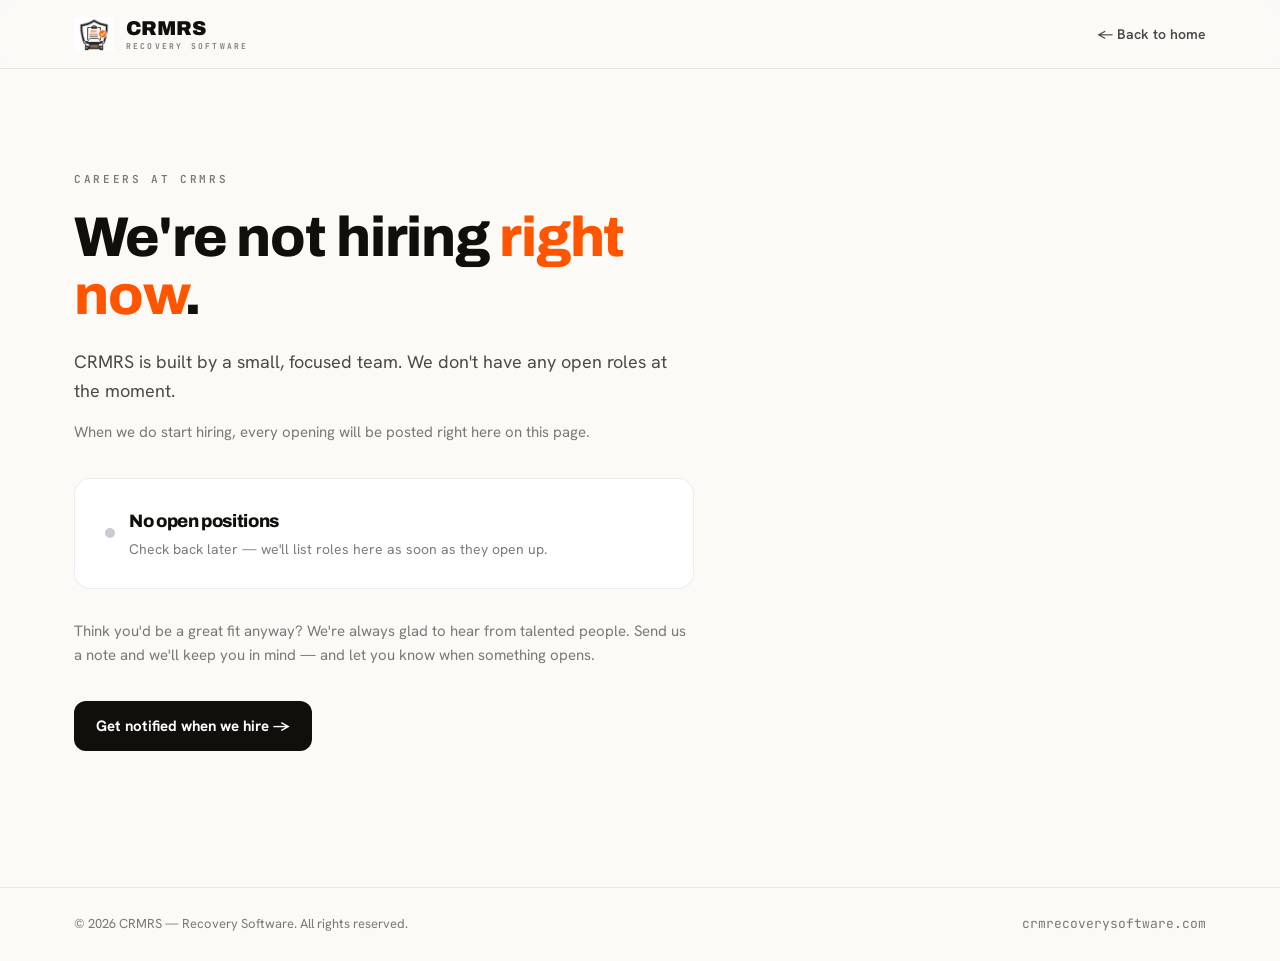
<file: careers.html>
<!DOCTYPE html>
<html lang="en">
<head>
<meta charset="utf-8">
<meta name="viewport" content="width=device-width, initial-scale=1">
<meta name="description" content="Careers at CRMRS — we're a small, focused team building loan-recovery software. No open roles right now; check back or get notified when we hire.">
<title>Careers — CRMRS</title>
<link rel="icon" href="assets/favicon.ico">
<link rel="preconnect" href="https://fonts.googleapis.com">
<link rel="preconnect" href="https://fonts.gstatic.com" crossorigin>
<link href="https://fonts.googleapis.com/css2?family=Archivo:wght@500;600;700;800;900&family=Hanken+Grotesk:wght@400;500;600;700&family=JetBrains+Mono:wght@500;600&display=swap" rel="stylesheet">
<style>
  :root{
    --bg:#fbfaf7;--ink:#100f0c;--ink-soft:rgba(16,15,12,0.75);
    --muted:rgba(16,15,12,0.55);--line:rgba(16,15,12,0.08);
    --orange:#ff5500;--maxw:1180px;
  }
  *{margin:0;padding:0;box-sizing:border-box}
  html{scroll-behavior:smooth}
  body{
    font-family:'Hanken Grotesk',-apple-system,BlinkMacSystemFont,"Segoe UI",sans-serif;
    line-height:1.6;color:var(--ink-soft);background:var(--bg);
    -webkit-font-smoothing:antialiased;display:flex;flex-direction:column;min-height:100vh;
  }
  .wrap{width:100%;max-width:var(--maxw);margin:0 auto;padding:0 24px}
  a{color:inherit;text-decoration:none}
  h1,h2{font-family:'Archivo',sans-serif;font-weight:800;letter-spacing:-.02em;color:var(--ink)}
  .mono{font-family:'JetBrains Mono',monospace}

  nav{border-bottom:1px solid var(--line);background:rgba(251,250,247,0.85);backdrop-filter:blur(12px);position:sticky;top:0;z-index:10}
  .nav-inner{display:flex;align-items:center;justify-content:space-between;height:68px}
  .brand{display:flex;align-items:center;gap:12px}
  .brand img{height:34px;width:auto;display:block}
  .brand-text{font-family:'Archivo';font-weight:900;font-size:20px;letter-spacing:-0.01em;color:var(--ink);line-height:1}
  .brand-text small{display:block;font-family:'JetBrains Mono';font-weight:600;font-size:8px;letter-spacing:.28em;color:var(--muted);margin-top:4px}
  .nav-back{font-size:14px;font-weight:600;color:var(--ink-soft);display:inline-flex;align-items:center;gap:6px}
  .nav-back:hover{color:var(--orange)}

  main{flex:1;display:flex;align-items:center}
  .careers{padding:96px 0;width:100%}
  .careers-inner{max-width:620px}
  .kicker{font-family:'JetBrains Mono';font-size:11px;font-weight:600;letter-spacing:.24em;text-transform:uppercase;color:var(--muted)}
  .careers h1{font-size:clamp(34px,6vw,56px);line-height:1.05;margin:18px 0 22px}
  .careers h1 .o{color:var(--orange)}
  .lead{font-size:18px;color:var(--ink-soft);margin-bottom:14px}
  .sub{font-size:15px;color:var(--muted);margin-bottom:34px}

  .panel{
    border:1px solid var(--line);border-radius:16px;background:#fff;
    padding:28px 30px;margin-bottom:30px;
  }
  .panel-row{display:flex;align-items:center;gap:14px}
  .dot{width:10px;height:10px;border-radius:50%;background:#c9cdd2;flex:none}
  .panel h2{font-size:18px;margin-bottom:2px}
  .panel p{font-size:14px;color:var(--muted)}

  .btn{
    display:inline-flex;align-items:center;justify-content:center;gap:8px;
    font-weight:700;font-size:15px;padding:13px 22px;border-radius:12px;
    background:var(--ink);color:#fff;transition:transform .2s,background .2s;
  }
  .btn:hover{transform:translateY(-2px);background:#000}

  footer{border-top:1px solid var(--line);padding:26px 0;margin-top:40px}
  .foot-bottom{display:flex;justify-content:space-between;align-items:center;flex-wrap:wrap;gap:10px;font-size:13px;color:var(--muted)}
  @media(max-width:520px){.careers{padding:64px 0}}
</style>
</head>
<body>

<nav>
  <div class="wrap nav-inner">
    <a class="brand" href="/" aria-label="CRMRS home">
      <img src="assets/logo.webp" alt="CRMRS logo">
      <span class="brand-text">CRMRS<small>RECOVERY SOFTWARE</small></span>
    </a>
    <a class="nav-back" href="/">← Back to home</a>
  </div>
</nav>

<main>
  <section class="careers">
    <div class="wrap">
      <div class="careers-inner">
        <span class="kicker">Careers at CRMRS</span>
        <h1>We're not hiring <span class="o">right now</span>.</h1>
        <p class="lead">
          CRMRS is built by a small, focused team. We don't have any open roles at the moment.
        </p>
        <p class="sub">
          When we do start hiring, every opening will be posted right here on this page.
        </p>

        <div class="panel">
          <div class="panel-row">
            <span class="dot"></span>
            <div>
              <h2>No open positions</h2>
              <p>Check back later — we'll list roles here as soon as they open up.</p>
            </div>
          </div>
        </div>

        <p class="sub">
          Think you'd be a great fit anyway? We're always glad to hear from talented people.
          Send us a note and we'll keep you in mind — and let you know when something opens.
        </p>
        <a class="btn" href="mailto:team@crmrecoverysoftware.com?subject=Careers%20at%20CRMRS%20—%20notify%20me">
          Get notified when we hire →
        </a>
      </div>
    </div>
  </section>
</main>

<footer>
  <div class="wrap foot-bottom">
    <div>&copy; 2026 CRMRS — Recovery Software. All rights reserved.</div>
    <div class="mono">crmrecoverysoftware.com</div>
  </div>
</footer>

</body>
</html>
</file>
